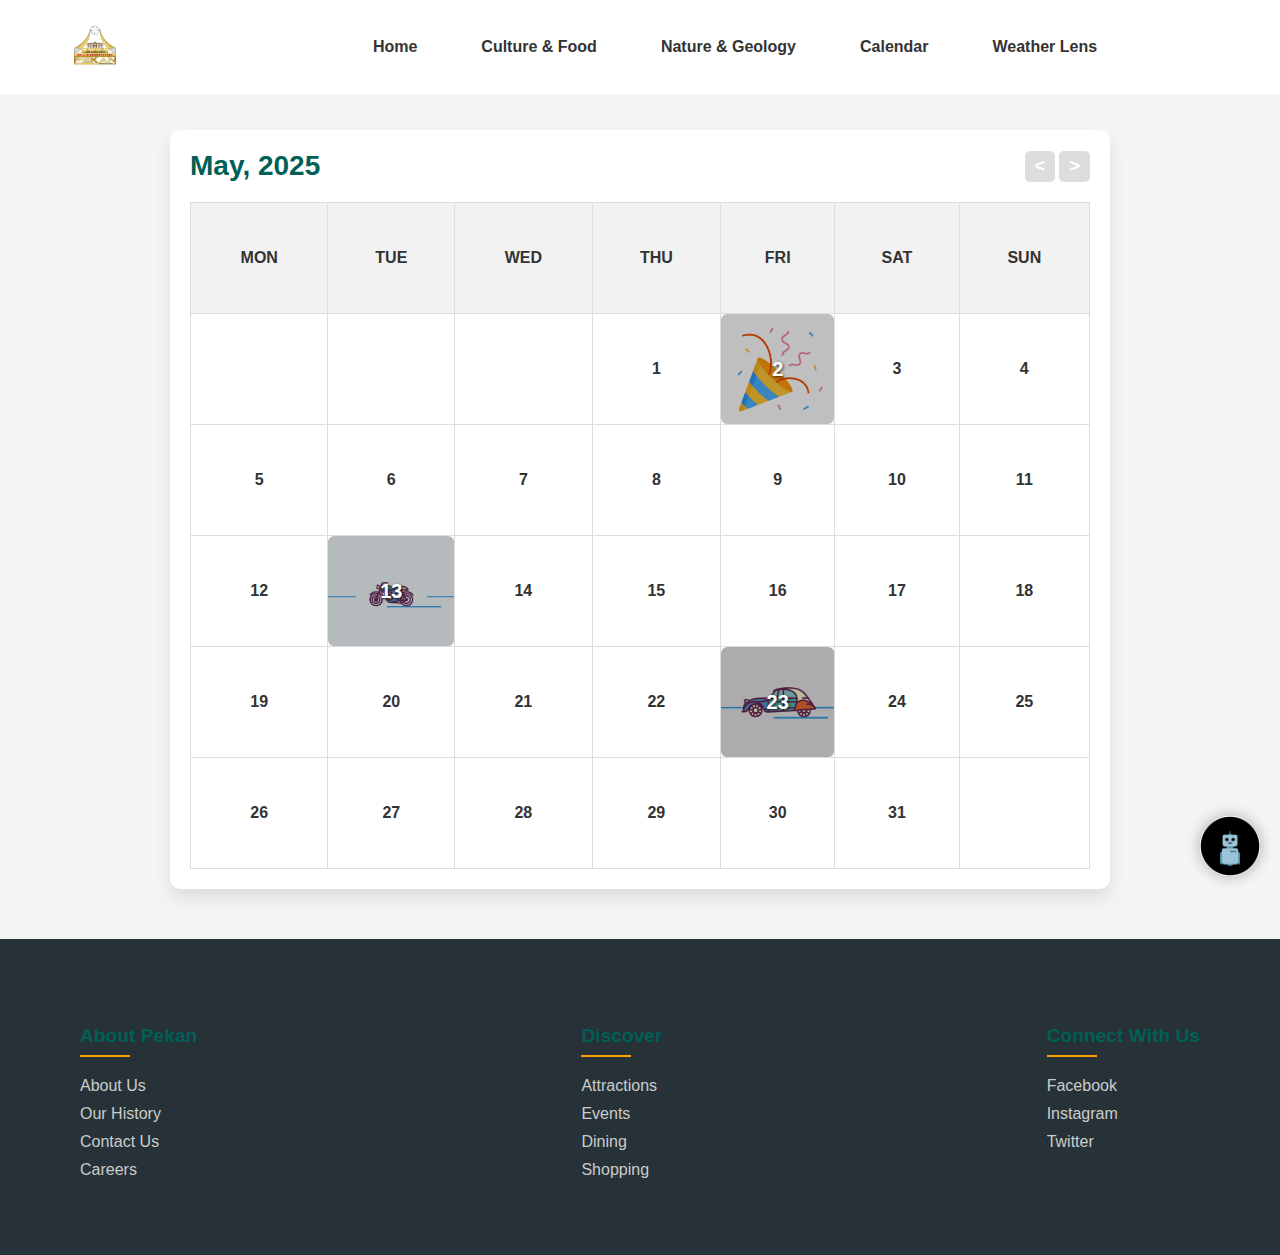
<file: calender.html>
<!DOCTYPE html>
<html lang="en">
<head>
  <meta charset="UTF-8">
  <title>Event Calendar – Explore Pekan</title>
  <link rel="stylesheet" href="./css/chatbot.css">
  <link rel="stylesheet" href="./css/calender.css">
  <link rel="stylesheet" href="./css/style.css">

  
</head>
<body>

<!-- Top Navbar -->
<div id="navbar"></div>
<!-- chat-->
<!-- Calendar Section -->
<div class="calendar-container">
  <div class="calendar-header">
    <h1>May, 2025</h1>
    <div class="nav-buttons">
      <button disabled>&lt;</button>
      <button disabled>&gt;</button>
    </div>
  </div>

  <table class="calendar-table">
    <thead>
      <tr>
        <th>MON</th>
        <th>TUE</th>
        <th>WED</th>
        <th>THU</th>
        <th>FRI</th>
        <th>SAT</th>
        <th>SUN</th>
      </tr>
    </thead>
    <tbody>
      <!-- Week 1 -->
      <tr>
        <td></td>
        <td></td>
        <td></td>
        <td>1</td>
  <td class="event-day eid" 
    data-title="Eid Festival" 
    data-description="Join the Eid celebration at Pekan Mosque with traditional food, performances, and prayer."
    data-location="Pekan Grand Mosque">
  <span class="date-number">2</span>
</td>

        <td>3</td>
        <td>4</td>
      </tr>
      <!-- Week 2 -->
      <tr>
        <td>5</td>
        <td>6</td>
        <td>7</td>
        <td>8</td>
        <td>9</td>
        <td>10</td>
        <td>11</td>
      </tr>
      <!-- Week 3 -->
      <tr>
        <td>12</td>
        <td class="event-day race" 
    data-title="Bike Racing Competition" 
    data-description="Watch local racers compete along the riverside highway. Food trucks and stalls available!"
    data-location="Pekan Riverside Track">
  <span class="date-number">13</span>
</td>
        <td>14</td>
        <td>15</td>
        <td>16</td>
        <td>17</td>
        <td>18</td>
      </tr>
      <!-- Week 4 -->
      <tr>
        <td>19</td>
        <td>20</td>
        <td>21</td>
        <td>22</td>
<td class="event-day car" 
    data-title="Car Meet-up" 
    data-description="See classic and custom cars from across Malaysia! Photography, food & car mods on display."
    data-location="Pekan Stadium Parking">
  <span class="date-number">23</span>
</td>


        <td>24</td>
        <td>25</td>
      </tr>
      <!-- Week 5 -->
      <tr>
        <td>26</td>
        <td>27</td>
        <td>28</td>
        <td>29</td>
        <td>30</td>
        <td>31</td>
        <td></td>
      </tr>
    </tbody>
  </table>
</div>

<!-- Tooltip for Event Info -->
<div id="event-tooltip" class="tooltip"></div>

<script>
  // Load navbar
  fetch("navbar.html")
    .then(res => res.text())
    .then(data => document.getElementById("navbar").innerHTML = data);
</script>
<script src="./js/calender.js"></script>
<!-- Footer -->
  <footer>
    <div class="footer-full">
      <div class="footer-content">
        <div class="footer-column">
          <h4>About Pekan</h4>
          <ul>
            <li><a href="#">About Us</a></li>
            <li><a href="#">Our History</a></li>
            <li><a href="#">Contact Us</a></li>
            <li><a href="#">Careers</a></li>
          </ul>
        </div>
        
        <div class="footer-column">
          <h4>Discover</h4>
          <ul>
            <li><a href="#">Attractions</a></li>
            <li><a href="#">Events</a></li>
            <li><a href="#">Dining</a></li>
            <li><a href="#">Shopping</a></li>
          </ul>
        </div>
  
        
        <div class="footer-column">
          <h4>Connect With Us</h4>
          <ul>
            <li><a href="#"><i class="fab fa-facebook"></i> Facebook</a></li>
            <li><a href="#"><i class="fab fa-instagram"></i> Instagram</a></li>
            <li><a href="#"><i class="fab fa-twitter"></i> Twitter</a></li>
        </ul>
        </div>
      </div>
    </div>
  </footer>

<!-- chatbot placeholder -->
<!-- Placeholder -->
<div id="chatbot-placeholder"></div>
 
  
<!-- Load chatbot HTML + JS -->
<script>
  fetch('chatbot.html')
    .then(res => res.text())
    .then(html => {
      document.getElementById('chatbot-placeholder').innerHTML = html;

      const script = document.createElement('script');
      script.src = './js/chatbot.js';
      script.onload = function () {
        if (typeof initializeChatbot === 'function') {
          initializeChatbot(); // ✅ This makes everything work
        }
      };
      document.body.appendChild(script);
    })
    .catch(err => console.error('Chatbot failed to load:', err));
</script>





</body>
</html>
</file>
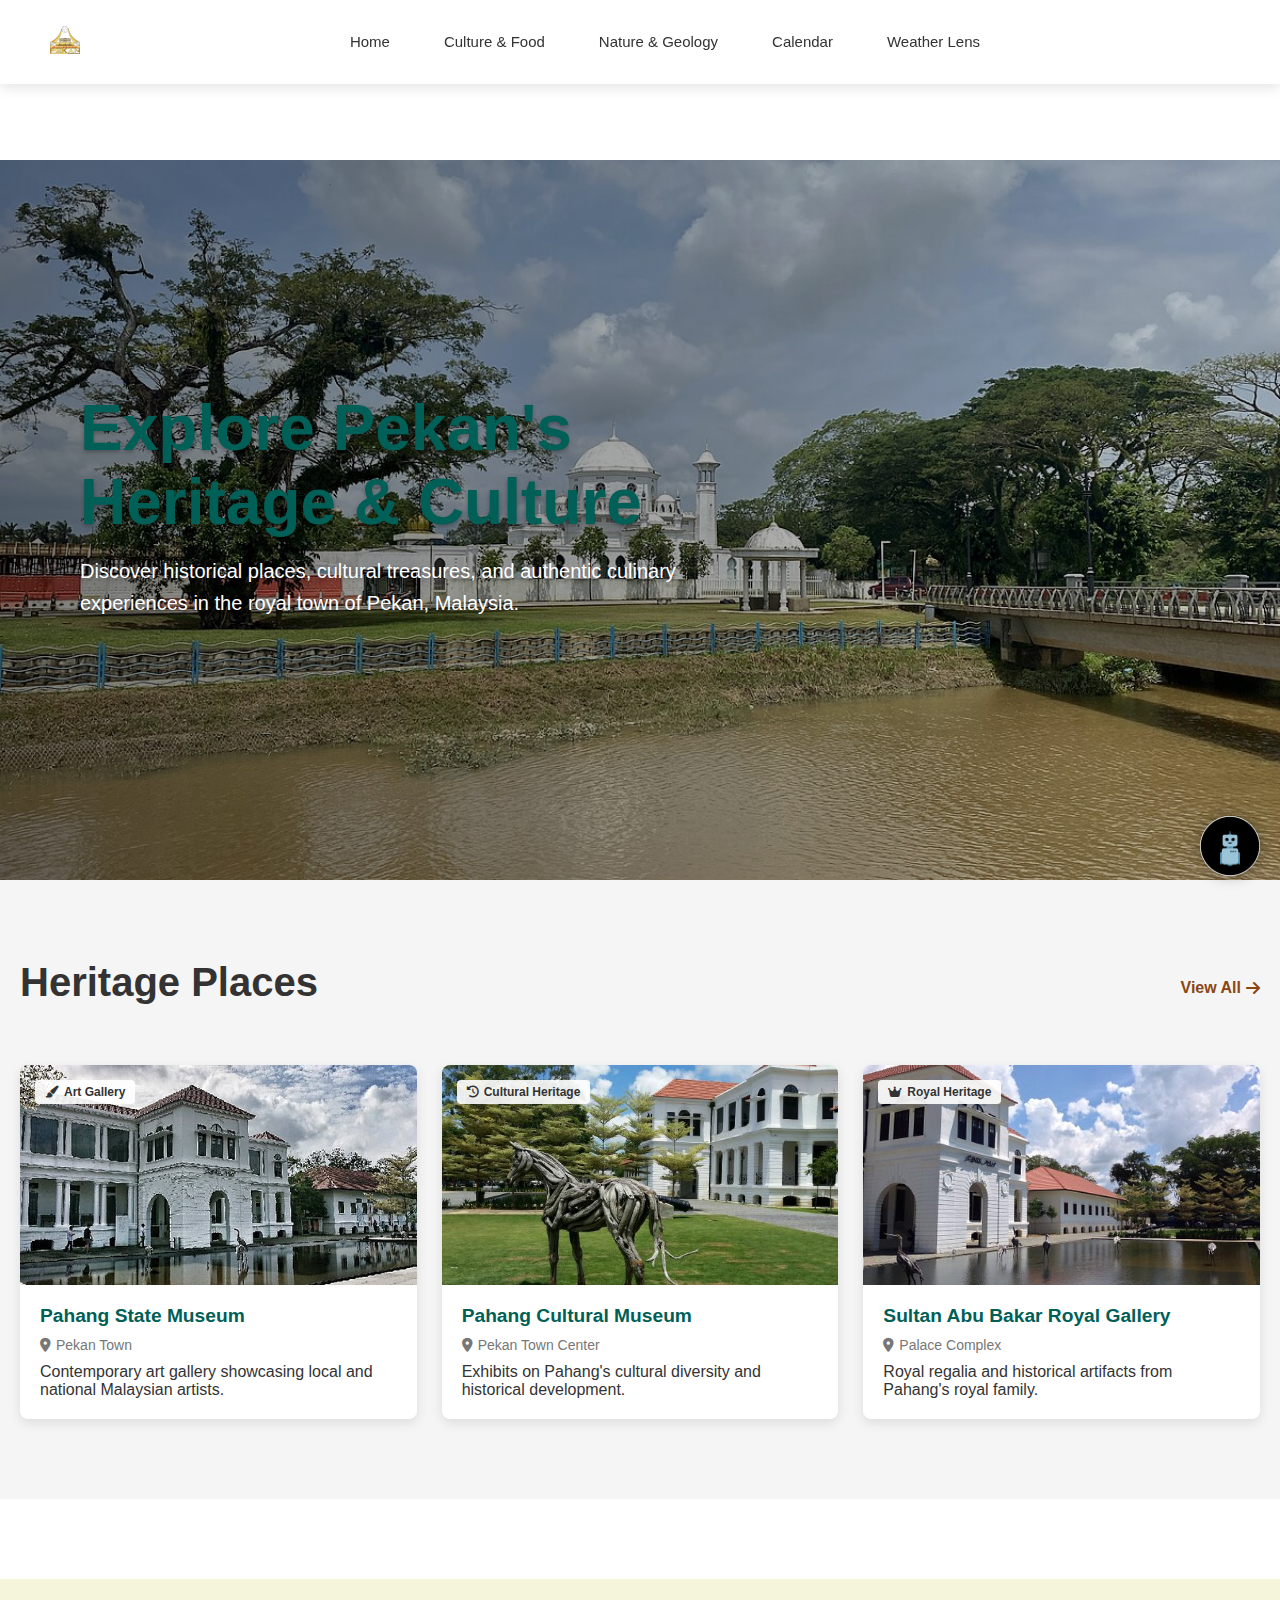
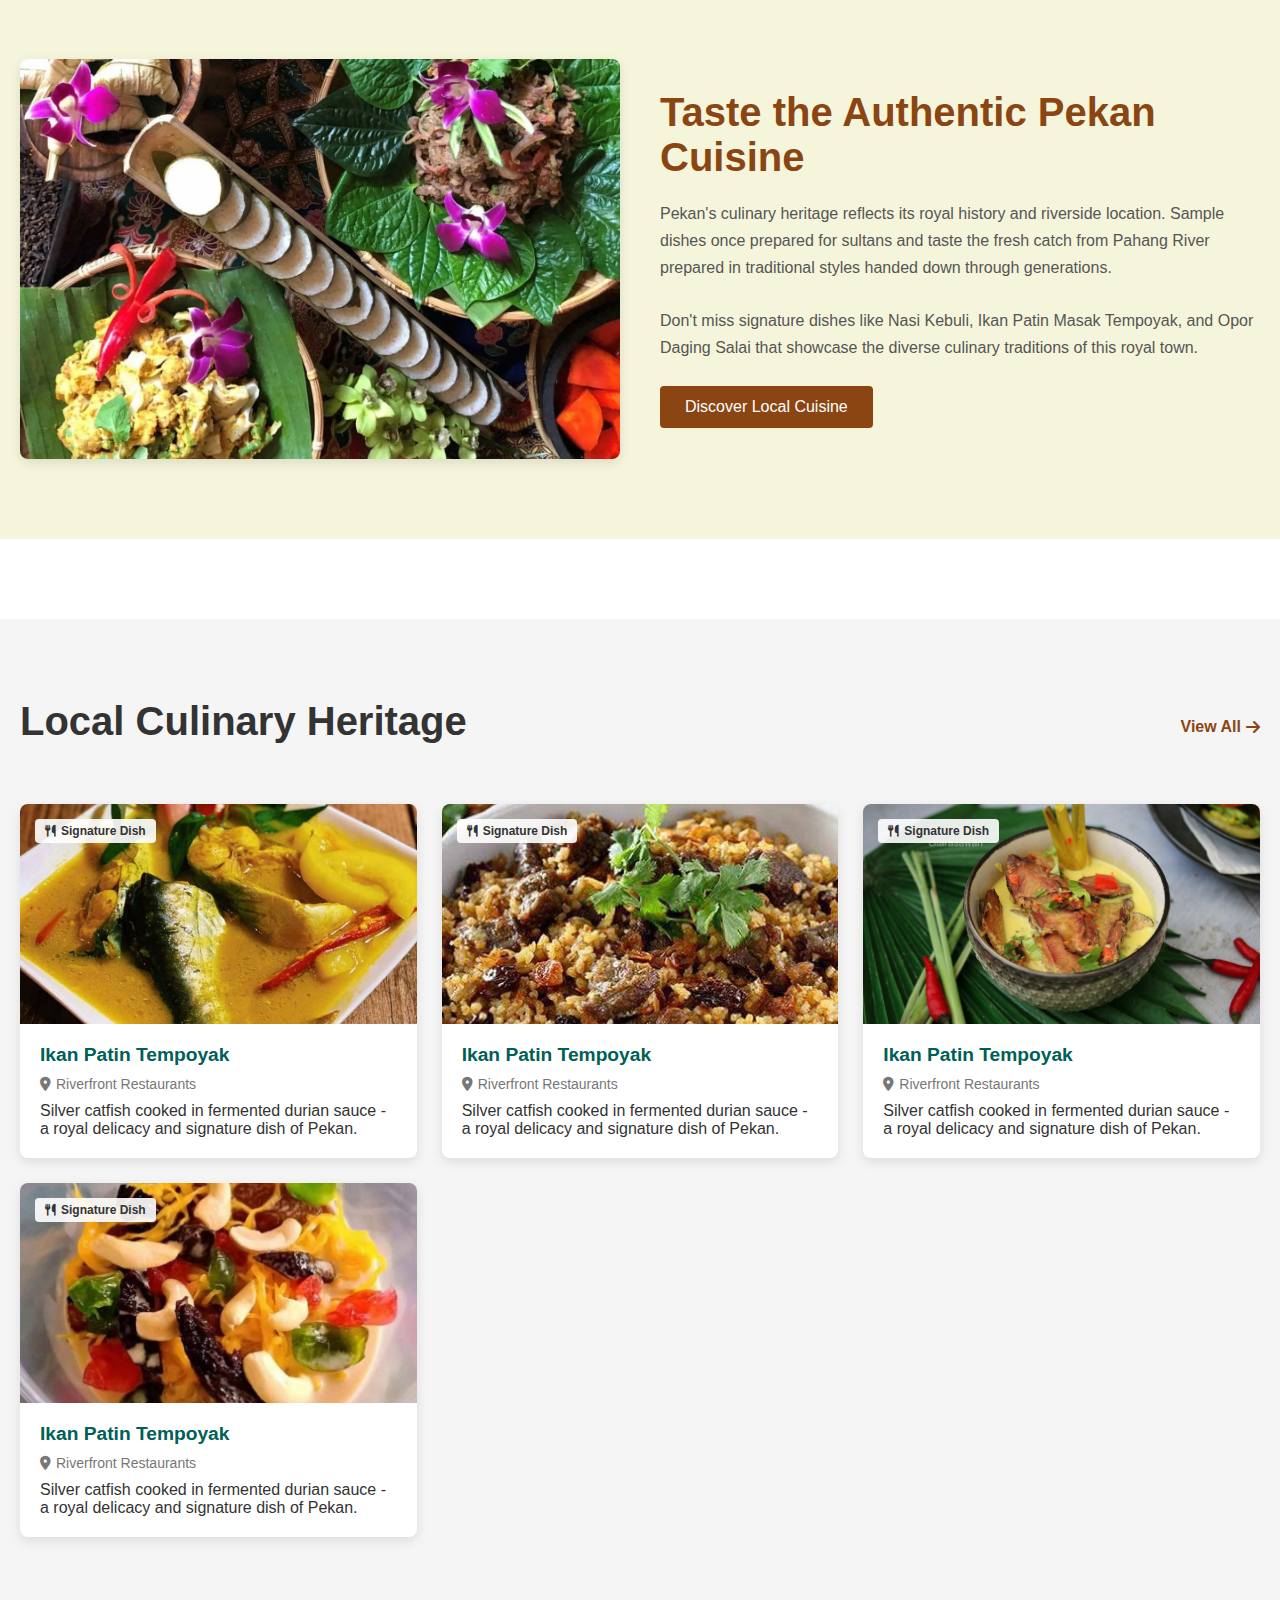
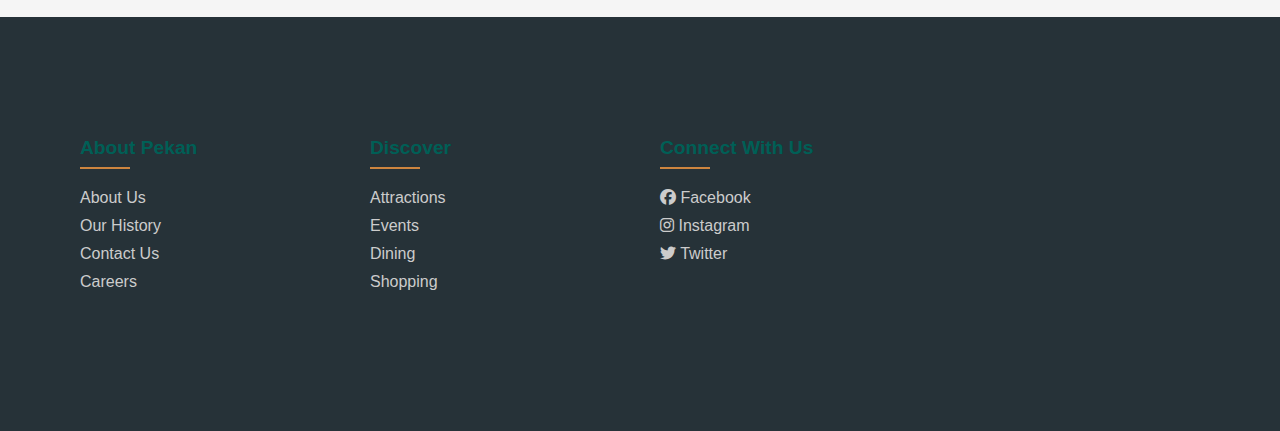
<file: cultureFood.html>
<!DOCTYPE html>
<html lang="en">
<head>
  <meta charset="UTF-8">
  <meta name="viewport" content="width=device-width, initial-scale=1.0">
  <title>Pekan Cultural Heritage Tourism</title>
   <link rel="stylesheet" href="./css/style.css">
   <link rel="stylesheet" href="./css/chatbot.css">
  <style>
    /* Base styles */
    :root {
      --primary-color: #8B4513;
      --secondary-color: #A0522D;
      --accent-color: #CD853F;
      --light-bg: #F5F5DC;
      --dark-text: #333;
      --light-text: #fff;
      --shadow: 0 4px 12px rgba(0,0,0,0.1);
      --card-radius: 8px;
      --transition: all 0.3s ease;
    }
    
    * {
      margin: 0;
      padding: 0;
      box-sizing: border-box;
      font-family: 'Segoe UI', Tahoma, Geneva, Verdana, sans-serif;
    }
    
    body {
      background-color: #fff;
      color: var(--dark-text);
      overflow-x: hidden;
    }

    /* Navigation */
    .navbar {
      position: fixed;
      top: 0;
      left: 0;
      width: 100%;
      z-index: 1000;
      background: rgba(255, 255, 255, 0.95);
      display: flex;
      align-items: center;
      justify-content: space-between;
      padding: 15px 40px;
      box-shadow: var(--shadow);
    }
    
    .logo {
      display: flex;
      align-items: center;
    }
    
    .logo img {
      height: 50px;
      width: auto;
      transition: var(--transition);
    }
    
    .nav-links {
      display: flex;
      gap: 30px;
      list-style: none;
    }
    
    .nav-links li a {
      text-decoration: none;
      color: var(--dark-text);
      font-weight: 500;
      font-size: 15px;
      transition: var(--transition);
      position: relative;
    }
    
    .nav-links li a:after {
      content: '';
      position: absolute;
      width: 0;
      height: 2px;
      background: var(--primary-color);
      bottom: -5px;
      left: 0;
      transition: var(--transition);
    }
    
    .nav-links li a:hover:after {
      width: 100%;
    }
    
    .nav-actions {
      display: flex;
      align-items: center;
      gap: 15px;
    }
    
    .login-btn {
      background-color: var(--primary-color);
      color: var(--light-text);
      padding: 8px 18px;
      border: none;
      border-radius: 4px;
      font-weight: 500;
      cursor: pointer;
      transition: var(--transition);
    }
    
    .login-btn:hover {
      background-color: var(--secondary-color);
    }

    /* Hero section */
    .hero {
      height: 80vh;
      background-size: cover;
      background-position: center;
      display: flex;
      align-items: center;
      justify-content: flex-start;
      padding: 0 80px;
      margin-top: 80px;
      position: relative;
    }
    
    .hero::before {
      content: '';
      position: absolute;
      top: 0;
      left: 0;
      right: 0;
      bottom: 0;
      background: linear-gradient(to right, rgba(0,0,0,0.5), rgba(0,0,0,0.2));
    }
    
    .hero-content {
      position: relative;
      z-index: 1;
      max-width: 700px;
      color: white;
    }
    
    .hero h1 {
      font-size: 4rem;
      font-weight: 800;
      margin-bottom: 16px;
      text-shadow: 0 2px 4px rgba(0,0,0,0.3);
    }
    
    .hero p {
      font-size: 1.25rem;
      margin-bottom: 30px;
      text-shadow: 0 2px 4px rgba(0,0,0,0.3);
      line-height: 1.6;
    }

    /* Main sections */
    .section {
      padding: 80px 0;
    }
    
    .container {
      max-width: 1300px;
      margin: 0 auto;
      padding: 0 20px;
    }
    
    .section-header {
      margin-bottom: 50px;
      position: relative;
      display: flex;
      justify-content: space-between;
      align-items: center;
    }
    
    .section-title {
      font-size: 2.5rem;
      font-weight: 800;
      color: var(--dark-text);
      margin-bottom: 10px;
    }
    
    .view-all {
      color: var(--primary-color);
      text-decoration: none;
      font-weight: 600;
      font-size: 1rem;
      transition: var(--transition);
      display: flex;
      align-items: center;
      gap: 5px;
    }
    
    .view-all:hover {
      color: var(--secondary-color);
    }

    /* Card grid */
    .card-grid {
      display: grid;
      grid-template-columns: repeat(auto-fill, minmax(300px, 1fr));
      gap: 25px;
    }
    
    .location-card {
      border-radius: var(--card-radius);
      overflow: hidden;
      box-shadow: var(--shadow);
      background: white;
      transition: var(--transition);
      height: 100%;
      position: relative;
    }
    
    .location-card:hover {
      transform: translateY(-5px);
      box-shadow: 0 12px 30px rgba(0,0,0,0.15);
    }
    
    .card-image {
      height: 220px;
      position: relative;
      overflow: hidden;
    }
    
    .card-image img {
      width: 100%;
      height: 100%;
      object-fit: cover;
      transition: var(--transition);
    }
    
    .location-card:hover .card-image img {
      transform: scale(1.05);
    }
    
    .card-badge {
      position: absolute;
      top: 15px;
      left: 15px;
      background-color: rgba(255,255,255,0.9);
      color: var(--dark-text);
      padding: 5px 10px;
      border-radius: 4px;
      font-size: 12px;
      font-weight: 600;
      display: flex;
      align-items: center;
      gap: 5px;
    }
    
    .card-content {
      padding: 20px;
    }
    
    .card-content h3 {
      font-size: 1.2rem;
      margin-bottom: 10px;
      font-weight: 600;
    }
    
    .card-meta {
      display: flex;
      gap: 15px;
      color: #777;
      font-size: 14px;
      margin-bottom: 10px;
    }
    
    .card-meta span {
      display: flex;
      align-items: center;
      gap: 5px;
    }

    /* Carousel */
    .carousel-container {
      position: relative;
    }
    
    .carousel {
      display: flex;
      overflow-x: auto;
      scroll-behavior: smooth;
      scrollbar-width: none;
      padding: 10px 0 30px;
      gap: 25px;
    }
    
    .carousel::-webkit-scrollbar {
      display: none;
    }
    
    .carousel-card {
      flex: 0 0 300px;
      position: relative;
    }
    
    .slide-btn {
      position: absolute;
      top: 50%;
      transform: translateY(-50%);
      background: white;
      border: none;
      width: 40px;
      height: 40px;
      border-radius: 50%;
      box-shadow: 0 4px 8px rgba(0,0,0,0.1);
      display: flex;
      align-items: center;
      justify-content: center;
      cursor: pointer;
      z-index: 10;
    }
    
    .slide-btn.prev {
      left: -20px;
    }
    
    .slide-btn.next {
      right: -20px;
    }

    /* Featured Experience */
    .featured-experience {
      background-color: var(--light-bg);
      padding: 80px 0;
      margin: 80px 0;
    }
    
    .experience-content {
      display: grid;
      grid-template-columns: 1fr 1fr;
      gap: 40px;
      align-items: center;
    }
    
    .experience-image {
      border-radius: var(--card-radius);
      overflow: hidden;
      box-shadow: var(--shadow);
      height: 400px;
    }
    
    .experience-image img {
      width: 100%;
      height: 100%;
      object-fit: cover;
    }
    
    .experience-text h2 {
      font-size: 2.5rem;
      margin-bottom: 20px;
      color: var(--primary-color);
    }
    
    .experience-text p {
      margin-bottom: 25px;
      line-height: 1.7;
      color: #555;
    }
    
    .experience-btn {
      background-color: var(--primary-color);
      color: white;
      padding: 12px 25px;
      border: none;
      border-radius: 4px;
      font-weight: 500;
      cursor: pointer;
      text-decoration: none;
      display: inline-block;
      transition: var(--transition);
    }
    
    .experience-btn:hover {
      background-color: var(--secondary-color);
      transform: translateY(-2px);
    }

    /* Footer */
    footer {
      background-color: #263238;
      color: white;
      padding: 60px 0 30px;
    }
    
    .footer-content {
      display: grid;
      grid-template-columns: repeat(4, 1fr);
      gap: 40px;
      margin-bottom: 40px;
    }
    
    .footer-column h4 {
      font-size: 1.2rem;
      margin-bottom: 20px;
      position: relative;
      padding-bottom: 10px;
    }
    
    .footer-column h4::after {
      content: '';
      position: absolute;
      bottom: 0;
      left: 0;
      width: 50px;
      height: 2px;
      background-color: var(--accent-color);
    }
    
    .footer-column ul {
      list-style: none;
    }
    
    .footer-column ul li {
      margin-bottom: 10px;
    }
    
    .footer-column ul li a {
      color: #ccc;
      text-decoration: none;
      transition: 0.3s;
    }
    
    .footer-column ul li a:hover {
      color: white;
      padding-left: 5px;
    }
    
    .footer-bottom {
      border-top: 1px solid rgba(255,255,255,0.1);
      padding-top: 30px;
      text-align: center;
      font-size: 14px;
      color: #999;
    }

    /* Responsive */
    @media (max-width: 1024px) {
      .hero {
        height: 60vh;
        padding: 0 40px;
      }
      
      .hero h1 {
        font-size: 3rem;
      }
      
      .experience-content {
        grid-template-columns: 1fr;
      }
      
      .footer-content {
        grid-template-columns: repeat(2, 1fr);
      }
    }
    
    @media (max-width: 768px) {
      .navbar {
        padding: 15px 20px;
      }
      
      .nav-links {
        display: none;
      }
      
      .hero {
        height: 50vh;
        padding: 0 20px;
      }
      
      .hero h1 {
        font-size: 2.5rem;
      }
      
      .section-title {
        font-size: 2rem;
      }
      
      .card-grid {
        grid-template-columns: 1fr;
      }
    }
  </style>
  <link rel="stylesheet" href="https://cdnjs.cloudflare.com/ajax/libs/font-awesome/6.1.1/css/all.min.css">
</head>
<body>
  
<div id="navbar"></div>
  <!-- Hero Section -->
  <section class="hero" style="background-image: url('./images/Pekan_13.jpg');">
    <div class="hero-content">
      <h1>Explore Pekan's Heritage & Culture</h1>
      <p>Discover historical places, cultural treasures, and authentic culinary experiences in the royal town of Pekan, Malaysia.</p>
    </div>
  </section>

  <!-- Heritage Places Section -->
  <section class="section">
    <div class="container">
      <div class="section-header">
        <h2 class="section-title">Heritage Places</h2>
        <a href="#" class="view-all">View All <i class="fas fa-arrow-right"></i></a>
      </div>
      
      <div class="card-grid">
    
        <!-- Carousel Card 1 -->
<a href="./museum.html" style="text-decoration: none; color: inherit;">
  <div class="location-card carousel-card">
    <div class="card-image">
      <img src="./images/dsc-1232-01-largejpg.jpg" alt="Sultan Abdullah Gallery">
      <div class="card-badge">
        <i class="fas fa-paint-brush"></i> Art Gallery
      </div>
    </div>
    <div class="card-content">
      <h3>Pahang State Museum</h3>
      <div class="card-meta">
        <span><i class="fas fa-map-marker-alt"></i> Pekan Town</span>
      </div>
      <p>Contemporary art gallery showcasing local and national Malaysian artists.</p>
    </div>
  </div>
</a>

<!-- Carousel Card 2 -->
<a href="./museum.html" style="text-decoration: none; color: inherit;">
  <div class="location-card carousel-card">
    <div class="card-image">
      <img src="./images/muzium-sultan-abu-bakar.jpg" alt="Pahang Cultural Museum">
      <div class="card-badge">
        <i class="fas fa-history"></i> Cultural Heritage
      </div>
    </div>
    <div class="card-content">
      <h3>Pahang Cultural Museum</h3>
      <div class="card-meta">
        <span><i class="fas fa-map-marker-alt"></i> Pekan Town Center</span>
      </div>
      <p>Exhibits on Pahang's cultural diversity and historical development.</p>
    </div>
  </div>
</a>

<!-- Carousel Card 3 -->
<a href="./museum.html" style="text-decoration: none; color: inherit;">
  <div class="location-card carousel-card">
    <div class="card-image">
      <img src="./images/in-front-of-museum.jpg" alt="Sultan Abu Bakar Royal Gallery">
      <div class="card-badge">
        <i class="fas fa-crown"></i> Royal Heritage
      </div>
    </div>
    <div class="card-content">
      <h3>Sultan Abu Bakar Royal Gallery</h3>
      <div class="card-meta">
        <span><i class="fas fa-map-marker-alt"></i> Palace Complex</span>
      </div>
      <p>Royal regalia and historical artifacts from Pahang's royal family.</p>
    </div>
  </div>
</a>

        </div>
      </div>
    </div>
  </section>

  <!-- Featured Experience -->
  <section class="featured-experience">
    <div class="container">
      <div class="experience-content">
        <div class="experience-image">
          <img src="./images/Royal-Pahang-Cuisine-min-1600x900.webp" alt="Traditional Pekan Food">
        </div>
        <div class="experience-text">
          <h2>Taste the Authentic Pekan Cuisine</h2>
          <p>Pekan's culinary heritage reflects its royal history and riverside location. Sample dishes once prepared for sultans and taste the fresh catch from Pahang River prepared in traditional styles handed down through generations.</p>
          <p>Don't miss signature dishes like Nasi Kebuli, Ikan Patin Masak Tempoyak, and Opor Daging Salai that showcase the diverse culinary traditions of this royal town.</p>
          <a href="#" class="experience-btn">Discover Local Cuisine</a>
        </div>
      </div>
    </div>
  </section>

  <!-- Local Food Section -->
  <section class="section">
    <div class="container">
      <div class="section-header">
        <h2 class="section-title">Local Culinary Heritage</h2>
        <a href="#" class="view-all">View All <i class="fas fa-arrow-right"></i></a>
      </div>
      
      <div class="card-grid">
        <!-- Card 1 -->
        <a href="./food.html" style="text-decoration: none; color: inherit;">
          <div class="location-card">
            <div class="card-image">
              <img src="./images/resepi-ikan-patin-masak-tempoyak.jpg" alt="Ikan Patin Tempoyak">
              <div class="card-badge">
                <i class="fas fa-utensils"></i> Signature Dish
              </div>
            </div>
            <div class="card-content">
              <h3>Ikan Patin Tempoyak</h3>
              <div class="card-meta">
                <span><i class="fas fa-map-marker-alt"></i> Riverfront Restaurants</span>
              </div>
              <p>Silver catfish cooked in fermented durian sauce - a royal delicacy and signature dish of Pekan.</p>
            </div>
          </div>
        </a>
        
        
        <!-- Card 2 -->
        <a href="./food.html" style="text-decoration: none; color: inherit;">
          <div class="location-card">
            <div class="card-image">
            <img src="./images/nasi-kebuli-400x375.jpg" alt="Nasi Kebuli">
            <div class="card-badge">
              <i class="fas fa-utensils"></i> Signature Dish
            </div>
          </div>
          <div class="card-content">
            <h3>Ikan Patin Tempoyak</h3>
            <div class="card-meta">
              <span><i class="fas fa-map-marker-alt"></i> Riverfront Restaurants</span>
            </div>
            <p>Silver catfish cooked in fermented durian sauce - a royal delicacy and signature dish of Pekan.</p>
          </div>
        </div>
      </a>
        
        <!-- Card 3 -->
        <a href="./food.html" style="text-decoration: none; color: inherit;">
          <div class="location-card">
            <div class="card-image">
            <img src="./images/aIMG_3229.jpg" alt="Opor Daging Salai">
            <div class="card-badge">
              <i class="fas fa-utensils"></i> Signature Dish
            </div>
          </div>
          <div class="card-content">
            <h3>Ikan Patin Tempoyak</h3>
            <div class="card-meta">
              <span><i class="fas fa-map-marker-alt"></i> Riverfront Restaurants</span>
            </div>
            <p>Silver catfish cooked in fermented durian sauce - a royal delicacy and signature dish of Pekan.</p>
          </div>
        </div>
      </a>
        
        <!-- Card 4 -->
        <a href="./food.html" style="text-decoration: none; color: inherit;">
          <div class="location-card">
            <div class="card-image">
            <img src="./images/23310.jpg" alt="Puding Diraja">
            <div class="card-badge">
              <i class="fas fa-utensils"></i> Signature Dish
            </div>
          </div>
          <div class="card-content">
            <h3>Ikan Patin Tempoyak</h3>
            <div class="card-meta">
              <span><i class="fas fa-map-marker-alt"></i> Riverfront Restaurants</span>
            </div>
            <p>Silver catfish cooked in fermented durian sauce - a royal delicacy and signature dish of Pekan.</p>
          </div>
        </div>
      </a>
      </div>
    </div>
  </section>

   
  <!-- Footer -->
  <footer>
    <div class="footer-full">
      <div class="footer-content">
        <div class="footer-column">
          <h4>About Pekan</h4>
          <ul>
            <li><a href="#">About Us</a></li>
            <li><a href="#">Our History</a></li>
            <li><a href="#">Contact Us</a></li>
            <li><a href="#">Careers</a></li>
          </ul>
        </div>
        
        <div class="footer-column">
          <h4>Discover</h4>
          <ul>
            <li><a href="#">Attractions</a></li>
            <li><a href="#">Events</a></li>
            <li><a href="#">Dining</a></li>
            <li><a href="#">Shopping</a></li>
          </ul>
        </div>
  
        
        <div class="footer-column">
          <h4>Connect With Us</h4>
          <ul>
            <li><a href="#"><i class="fab fa-facebook"></i> Facebook</a></li>
            <li><a href="#"><i class="fab fa-instagram"></i> Instagram</a></li>
            <li><a href="#"><i class="fab fa-twitter"></i> Twitter</a></li>
        </ul>
        </div>
      </div>
    </div>
  </footer>


  <script>
    // Carousel functionality
    document.addEventListener('DOMContentLoaded', function() {
      const carousel = document.querySelector('.carousel');
      const prevBtn = document.querySelector('.slide-btn.prev');
      const nextBtn = document.querySelector('.slide-btn.next');
      const cardWidth = 325; // card width + gap
      
      prevBtn.addEventListener('click', () => {
        carousel.scrollBy({ left: -cardWidth, behavior: 'smooth' });
      });
      
      nextBtn.addEventListener('click', () => {
        carousel.scrollBy({ left: cardWidth, behavior: 'smooth' });
      });
    });
  </script>

<script>
  // Load navbar
  fetch("navbar.html")
    .then(res => res.text())
    .then(data => document.getElementById("navbar").innerHTML = data);
</script>
 
<!-- Placeholder -->
<div id="chatbot-placeholder"></div>

<!-- Load chatbot HTML + JS -->
<script>
  fetch('chatbot.html')
    .then(res => res.text())
    .then(html => {
      document.getElementById('chatbot-placeholder').innerHTML = html;

      const script = document.createElement('script');
      script.src = './js/chatbot.js';
      script.onload = function () {
        if (typeof initializeChatbot === 'function') {
          initializeChatbot(); 
        }
      };
      document.body.appendChild(script);
    })
    .catch(err => console.error('Chatbot failed to load:', err));
</script>
</body>
</html>
</file>
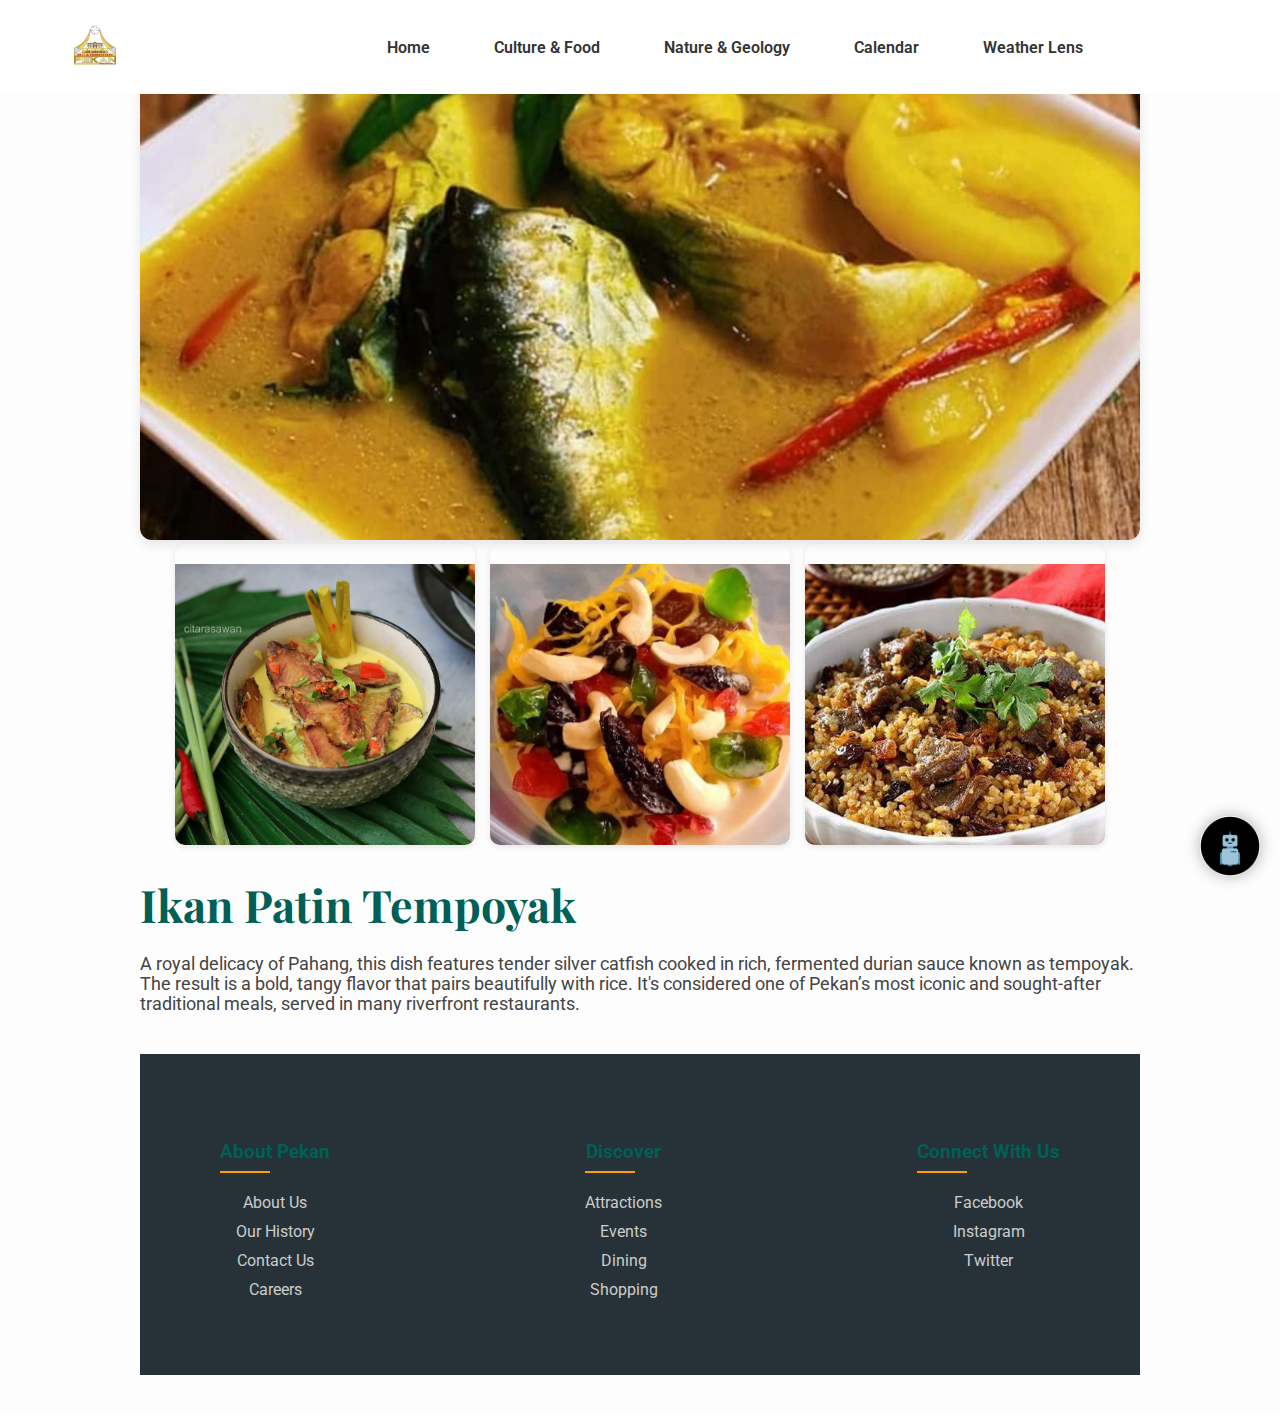
<file: food.html>
<!DOCTYPE html>
<html lang="en">
<head>
  <meta charset="UTF-8" />
  <meta name="viewport" content="width=device-width, initial-scale=1.0"/>
  <link rel="stylesheet" href="./css/style.css">
  <link rel="stylesheet" href="./css/chatbot.css">
  <title>Ikan Patin Tempoyak</title>
  <link href="https://fonts.googleapis.com/css2?family=Playfair+Display:wght@600&family=Roboto&display=swap" rel="stylesheet">
  <style>
    body {
      margin: 0;
      padding: 40px 20px;
      font-family: 'Roboto', sans-serif;
      background-color: #fdfdfd;
      color: #333;
    }

    .container {
      max-width: 1000px;
      margin: auto;
      text-align: center;
    }

    h1 {
      font-family: 'Playfair Display', serif;
      font-size: 2.8rem;
      margin-bottom: 20px;
    }

    .main-img {
      width: 100%;
      max-height: 500px;
      object-fit: cover;
      border-radius: 12px;
      box-shadow: 0 4px 12px rgba(0, 0, 0, 0.1);
    }

    .description {
      margin: 10px 0 40px;
      font-size: 1.1rem;
      color: #444;
      text-align: left;
    }

    .tit {
      text-align: left;
    }

    .gallery {
      display: flex;
      justify-content: center;
      gap: 15px;
      flex-wrap: wrap;
    }

    .gallery img {
      width: 30%;
      padding-top: 20px;
      border-radius: 10px;
      box-shadow: 0 2px 6px rgba(0, 0, 0, 0.1);
      object-fit: cover;
    }

    @media (max-width: 768px) {
      .gallery img {
        width: 100%;
      }
    }

    .back-btn {
      display: inline-block;
      margin-top: 20px;
      background-color: #8B4513;
      color: #fff;
      padding: 12px 24px;
      border: none;
      text-decoration: none;
      border-radius: 6px;
      font-weight: bold;
      transition: background 0.3s ease;
    }

    .back-btn:hover {
      background-color: #A0522D;
    }
  </style>
</head>
<body>
        <!-- Top Navigation -->
  <div id="navbar"></div>
  <div class="container">
   
    <img src="./images/food1.jpg" alt="Ikan Patin Tempoyak" class="main-img" />

    <div class="gallery">
      <img src="./images/food2.jpg" alt="Nasi Kebuli" />
      <img src="./images/food3.jpg" alt="Opor Daging Salai" />
      <img src="./images/food4.jpg" alt="Puding Diraja" />
    </div>

    <h1 class="tit">Ikan Patin Tempoyak</h1>
    <p class="description">
      A royal delicacy of Pahang, this dish features tender silver catfish cooked in rich, fermented durian sauce known as tempoyak. The result is a bold, tangy flavor that pairs beautifully with rice. It's considered one of Pekan’s most iconic and sought-after traditional meals, served in many riverfront restaurants.
    </p>

  
  <script>
  // Load navbar
  fetch("navbar.html")
    .then(res => res.text())
    .then(data => document.getElementById("navbar").innerHTML = data);
</script>

  <!-- Footer -->
  <footer>
    <div class="footer-full">
      <div class="footer-content">
        <div class="footer-column">
          <h4>About Pekan</h4>
          <ul>
            <li><a href="#">About Us</a></li>
            <li><a href="#">Our History</a></li>
            <li><a href="#">Contact Us</a></li>
            <li><a href="#">Careers</a></li>
          </ul>
        </div>
        
        <div class="footer-column">
          <h4>Discover</h4>
          <ul>
            <li><a href="#">Attractions</a></li>
            <li><a href="#">Events</a></li>
            <li><a href="#">Dining</a></li>
            <li><a href="#">Shopping</a></li>
          </ul>
        </div>
  
        
        <div class="footer-column">
          <h4>Connect With Us</h4>
          <ul>
            <li><a href="#"><i class="fab fa-facebook"></i> Facebook</a></li>
            <li><a href="#"><i class="fab fa-instagram"></i> Instagram</a></li>
            <li><a href="#"><i class="fab fa-twitter"></i> Twitter</a></li>
        </ul>
        </div>
      </div>
    </div>
  </footer>

<!-- Placeholder -->
<div id="chatbot-placeholder"></div>
 
<!-- Load chatbot HTML + JS -->
<script>
  fetch('chatbot.html')
    .then(res => res.text())
    .then(html => {
      document.getElementById('chatbot-placeholder').innerHTML = html;

      const script = document.createElement('script');
      script.src = './js/chatbot.js';
      script.onload = function () {
        if (typeof initializeChatbot === 'function') {
          initializeChatbot(); // ✅ This makes everything work
        }
      };
      document.body.appendChild(script);
    })
    .catch(err => console.error('Chatbot failed to load:', err));
</script>

</body>
</html>
</file>
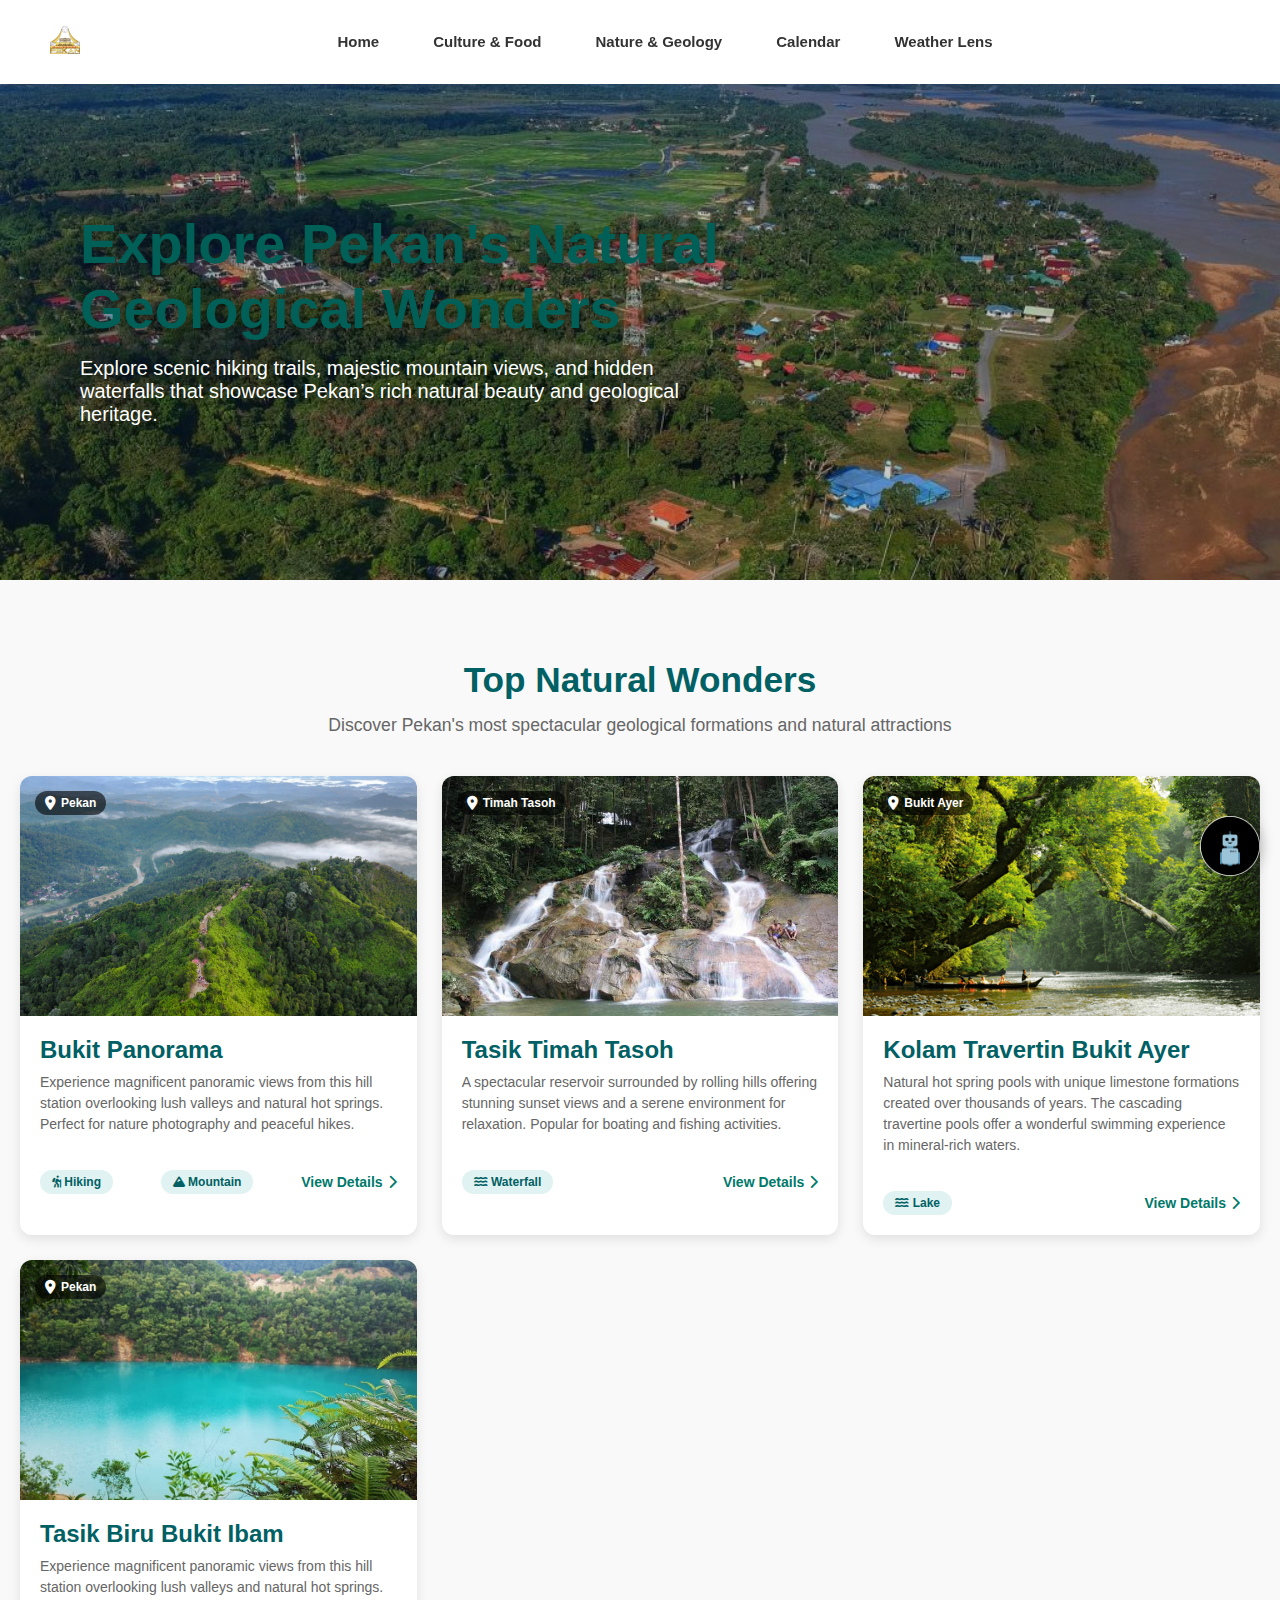
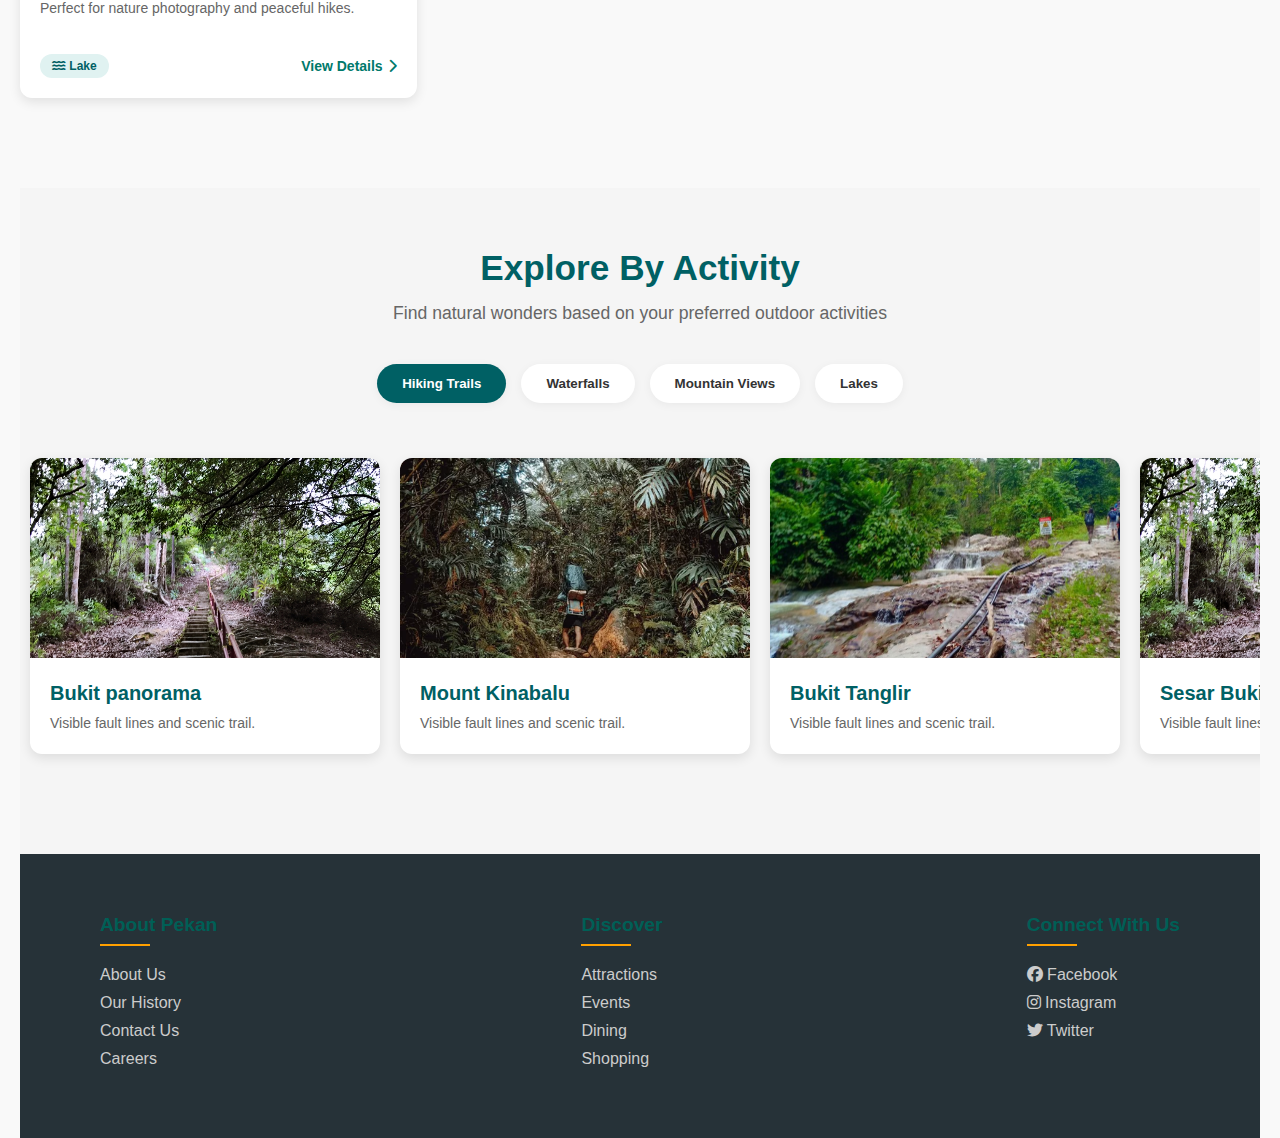
<file: Geology.html>
<!DOCTYPE html>
<html lang="en">
<head>
  <meta charset="UTF-8">
  <meta name="viewport" content="width=device-width, initial-scale=1.0">
   <link rel="stylesheet" href="./css/style.css">
   <link rel="stylesheet" href="./css/chatbot.css">
  <title>Nature & Geology Wonders - Explore Pekan</title>
  <style>
    /* Base styles */
    :root {
      --primary-color: #006064;
      --secondary-color: #00796b;
      --accent-color: #ffa000;
      --light-bg: #f5f5f5;
      --dark-text: #333;
      --light-text: #fff;
      --shadow: 0 4px 12px rgba(0,0,0,0.1);
      --card-radius: 12px;
      --transition: all 0.3s ease;
    }
    
    * {
      margin: 0;
      padding: 0;
      box-sizing: border-box;
      font-family: 'Segoe UI', Tahoma, Geneva, Verdana, sans-serif;
    }
    
    body {
      background-color: #f9f9f9;
      color: var(--dark-text);
      padding-top: 80px;
      overflow-x: hidden;
    }

    /* Navigation */
    .navbar {
      position: fixed;
      top: 0;
      left: 0;
      width: 100%;
      z-index: 1000;
      background: #fff;
      display: flex;
      align-items: center;
      justify-content: space-between;
      padding: 15px 40px;
      box-shadow: var(--shadow);
    }
    
    .logo {
      display: flex;
      align-items: center;
    }
    
    .logo img {
      height: 50px;
      width: auto;
      transition: var(--transition);
    }
    
    .nav-links {
      display: flex;
      gap: 30px;
      list-style: none;
    }
    
    .nav-links li a {
      text-decoration: none;
      color: var(--dark-text);
      font-weight: 600;
      font-size: 15px;
      transition: var(--transition);
    }
    
    .nav-links li a:hover {
      color: var(--primary-color);
    }
    
    .nav-actions {
      display: flex;
      align-items: center;
      gap: 15px;
    }
    
    .login-btn {
      background-color: var(--primary-color);
      color: var(--light-text);
      padding: 8px 18px;
      border: none;
      border-radius: 6px;
      font-weight: bold;
      cursor: pointer;
      transition: var(--transition);
    }
    
    .login-btn:hover {
      background-color: var(--secondary-color);
      transform: translateY(-2px);
    }

    /* Hero section */
    .hero {
      height: 500px;
      background-image: linear-gradient(rgba(0, 0, 0, 0.4), rgba(0, 0, 0, 0.4)), url('/api/placeholder/1200/500');
      background-size: cover;
      background-position: center;
      color: white;
      display: flex;
      flex-direction: column;
      justify-content: center;
      padding: 0 80px;
      position: relative;
      margin-bottom: 40px;
    }
    
    .hero h1 {
      font-size: 3.5rem;
      font-weight: 800;
      margin-bottom: 16px;
      text-shadow: 0 2px 10px rgba(0,0,0,0.3);
      max-width: 800px;
    }
    
    .hero p {
      font-size: 1.25rem;
      max-width: 600px;
      margin-bottom: 24px;
      text-shadow: 0 2px 10px rgba(0,0,0,0.3);
    }
    
    .explore-btn {
      background-color: var(--accent-color);
      color: var(--dark-text);
      padding: 12px 28px;
      border: none;
      border-radius: 30px;
      font-weight: bold;
      font-size: 16px;
      cursor: pointer;
      display: inline-flex;
      align-items: center;
      gap: 8px;
      transition: var(--transition);
      box-shadow: 0 4px 15px rgba(0,0,0,0.15);
    }
    
    .explore-btn:hover {
      transform: translateY(-3px);
      box-shadow: 0 6px 20px rgba(0,0,0,0.2);
    }

    /* Main content */
    .container {
      max-width: 1700px;
      margin: 0 auto;
      padding: 0 20px;
    }

    .container-btm{
      max-width: 100%;
      margin: 0 auto;
      padding: 0 20px;
    }
    
    .section-title {
      text-align: center;
      font-size: 2.2rem;
      margin-bottom: 15px;
      color: var(--primary-color);
    }
    
    .section-subtitle {
      text-align: center;
      font-size: 1.1rem;
      color: #666;
      margin-bottom: 40px;
      max-width: 700px;
      margin-left: auto;
      margin-right: auto;
    }

    /* Featured attractions */
    .featured-attractions {
      padding: 40px 0;
    }
    
    .card-grid {
      display: grid;
      grid-template-columns: repeat(auto-fill, minmax(380px, 1fr));
      gap: 25px;
      margin-bottom: 50px;
    }
    
    .attraction-card {
      border-radius: var(--card-radius);
      overflow: hidden;
      box-shadow: var(--shadow);
      background: white;
      transition: var(--transition);
      height: 100%;
    }
    
    .attraction-card:hover {
      transform: translateY(-6px);
      box-shadow: 0 12px 30px rgba(0,0,0,0.15);
    }
    
    .card-image {
      height: 240px;
      position: relative;
      overflow: hidden;
    }
    
    .card-image img {
      width: 100%;
      height: 100%;
      object-fit: cover;
      transition: var(--transition);
    }
    
    .attraction-card:hover .card-image img {
      transform: scale(1.05);
    }
    
    .location-badge {
      position: absolute;
      top: 15px;
      left: 15px;
      background-color: rgba(0,0,0,0.6);
      color: white;
      padding: 5px 10px;
      border-radius: 20px;
      font-size: 12px;
      font-weight: 600;
      display: flex;
      align-items: center;
      gap: 5px;
    }
    
    .location-badge i {
      font-size: 14px;
    }
    
    .card-content {
      padding: 20px;
    }
    
    .card-content h3 {
      font-size: 1.5rem;
      margin-bottom: 8px;
      color: var(--primary-color);
    }
    
    .card-content p {
      color: #666;
      font-size: 14px;
      line-height: 1.5;
      margin-bottom: 15px;
    }
    
    .card-footer {
      display: flex;
      justify-content: space-between;
      align-items: center;
      padding: 0 20px 20px;
    }
    
    .activity-tag {
      background-color: #e0f2f1;
      color: var(--primary-color);
      padding: 5px 12px;
      border-radius: 20px;
      font-size: 12px;
      font-weight: 600;
    }
    
    .more-link {
      color: var(--secondary-color);
      font-weight: 600;
      text-decoration: none;
      font-size: 14px;
      transition: var(--transition);
      display: flex;
      align-items: center;
      gap: 5px;
    }
    
    .more-link:hover {
      color: var(--primary-color);
    }

    /* Categories section */
    .categories-section {
      padding: 60px 0;
      background-color: var(--light-bg);
    }
    
    .category-tabs {
      display: flex;
      justify-content: center;
      gap: 15px;
      margin-bottom: 35px;
      flex-wrap: wrap;
    }
    
    .category-tab {
      background-color: white;
      color: var(--dark-text);
      border: none;
      padding: 12px 25px;
      border-radius: 30px;
      font-weight: 600;
      cursor: pointer;
      transition: var(--transition);
      box-shadow: 0 2px 10px rgba(0,0,0,0.05);
      display: flex;
      align-items: center;
      gap: 8px;
    }
    
    .category-tab.active {
      background-color: var(--primary-color);
      color: white;
    }
    
    .category-tab:hover {
      transform: translateY(-3px);
      box-shadow: 0 5px 15px rgba(0,0,0,0.08);
    }
    
    .category-tab i {
      font-size: 18px;
    }

    /* Scrollable cards */
    .scroll-container {
      width: 100%;
      overflow-x: auto;
      padding: 10px 0 30px;
      scrollbar-width: thin;
      scrollbar-color: #ccc #f5f5f5;
    }
    
    .scroll-container::-webkit-scrollbar {
      height: 8px;
    }
    
    .scroll-container::-webkit-scrollbar-track {
      background: #f5f5f5;
      border-radius: 10px;
    }
    
    .scroll-container::-webkit-scrollbar-thumb {
      background-color: #ccc;
      border-radius: 10px;
    }
    
    .scroll-cards {
      display: flex;
      gap: 20px;
      padding: 10px;
    }
    
    .scroll-card {
      flex: 0 0 350px;
      border-radius: var(--card-radius);
      overflow: hidden;
      box-shadow: var(--shadow);
      background-color: white;
      transition: var(--transition);
      position: relative;
      text-decoration: none;
    }
    
    .scroll-card:hover {
      transform: translateY(-5px) scale(1.01);
      box-shadow: 0 15px 30px rgba(0,0,0,0.1);
    }
    
    .scroll-card img {
      width: 100%;
      height: 200px;
      object-fit: cover;
    }
    
    .scroll-card-content {
      padding: 20px;
      text-decoration: none;

    }


.scroll-card-content a {
  text-decoration: none;
  color: inherit;
}

    
    .scroll-card-content h4 {
      font-size: 1.25rem;
      margin-bottom: 8px;
      color: var(--primary-color);
      text-decoration: none;

    }
    
    .scroll-card-content p {
      color: #666;
      font-size: 14px;
      line-height: 1.5;
      text-decoration: none;

    }

    /* Map section */
    .map-section {
      padding: 60px 0;
    }
    
    .map-container {
      height: 500px;
      border-radius: var(--card-radius);
      overflow: hidden;
      box-shadow: var(--shadow);
      margin-top: 30px;
    }
    
    /* Call to action */
    .cta-section {
      background-image: linear-gradient(to right, rgba(0, 96, 100, 0.9), rgba(0, 121, 107, 0.9)), url('/api/placeholder/1200/400');
      background-size: cover;
      background-position: center;
      color: white;
      padding: 80px 0;
      text-align: center;
      margin-top: 60px;
    }
    
    .cta-content {
      max-width: 700px;
      margin: 0 auto;
    }
    
    .cta-content h2 {
      font-size: 2.5rem;
      margin-bottom: 15px;
    }
    
    .cta-content p {
      font-size: 1.1rem;
      margin-bottom: 30px;
      opacity: 0.9;
    }
    
    .cta-buttons {
      display: flex;
      gap: 15px;
      justify-content: center;
      flex-wrap: wrap;
    }
    
    .cta-btn {
      padding: 12px 30px;
      border-radius: 30px;
      font-weight: 600;
      font-size: 16px;
      cursor: pointer;
      transition: var(--transition);
    }
    
    .cta-btn.primary {
      background-color: var(--accent-color);
      color: var(--dark-text);
      border: none;
    }
    
    .cta-btn.secondary {
      background-color: transparent;
      color: white;
      border: 2px solid white;
    }
    
    .cta-btn:hover {
      transform: translateY(-3px);
      box-shadow: 0 8px 20px rgba(0,0,0,0.2);
    }

    /* Footer */
  
    
    .footer-full {
  width: 100%;
  margin: 0;
  padding: 0;
}

.footer-content {
  display: flex;
  justify-content: space-between;
  padding: 60px 80px;
  background-color: #263238;
  color: white;
}

.footer-column h4 {
  font-size: 1.2rem;
  margin-bottom: 20px;
  position: relative;
  padding-bottom: 10px;
}

.footer-column h4::after {
  content: '';
  position: absolute;
  bottom: 0;
  left: 0;
  width: 50px;
  height: 2px;
  background-color: #ffa000;
}

.footer-column ul {
  list-style: none;
  padding: 0;
}

.footer-column ul li {
  margin-bottom: 10px;
}

.footer-column ul li a {
  color: #ccc;
  text-decoration: none;
  transition: 0.3s;
}

.footer-column ul li a:hover {
  color: white;
  padding-left: 5px;
}



    /* Responsive adjustments */
    @media (max-width: 1024px) {
      .hero {
        height: 400px;
        padding: 0 40px;
      }
      
      .hero h1 {
        font-size: 2.5rem;
      }
      
      .card-grid {
        grid-template-columns: repeat(auto-fill, minmax(300px, 1fr));
      }
    }
    
    @media (max-width: 768px) {
      .navbar {
        padding: 15px 20px;
      }
      
      .nav-links {
        display: none;
      }
      
      .hero {
        height: 350px;
        padding: 0 20px;
      }
      
      .hero h1 {
        font-size: 2rem;
      }
      
      .section-title {
        font-size: 1.8rem;
      }
      
      .card-grid {
        grid-template-columns: 1fr;
      }
      
      .cta-content h2 {
        font-size: 2rem;
      }

      .hero {
  height: 500px;
  background-size: cover;
  background-position: center;
  display: flex;
  align-items: center;
  justify-content: flex-start;
  padding: 0 80px;
  color: white;
  text-shadow: 0 2px 6px rgba(0,0,0,0.5);
}

.hero-content {
  max-width: 700px;
}

.hero h1 {
  font-size: 3.5rem;
  font-weight: 800;
  margin-bottom: 16px;
}

.hero p {
  font-size: 1.2rem;
  line-height: 1.6;
}

    }
  </style>
  <link rel="stylesheet" href="https://cdnjs.cloudflare.com/ajax/libs/font-awesome/6.1.1/css/all.min.css">
</head>
<body>

<div id="navbar"></div>
  <!-- Hero Section -->
  <section class="hero" style="background-image: linear-gradient(rgba(0,0,0,0.2), rgba(0,0,0,0.2)), url('./images/main_photo_of_geology_page.jpg');"
>   <div class="hero-content">
      <h1>Explore Pekan's Natural Geological Wonders</h1>
      <p>Explore scenic hiking trails, majestic mountain views, and hidden waterfalls that showcase Pekan’s rich natural beauty and geological heritage.</p>
    </div>
</section>
 

  

  <!-- Main Content -->
  <div class="container">
    <!-- Featured Attractions -->
    <section class="featured-attractions">
      <h2 class="section-title">Top Natural Wonders</h2>
      <p class="section-subtitle">Discover Pekan's most spectacular geological formations and natural attractions</p>
      
      <div class="card-grid">
       <!-- Card 1 -->
<div class="attraction-card">
  <div class="card-image">
    <img src="./images/bukit-panorama-hill.jpg" alt="Bukit Panorama">
    <div class="location-badge">
      <i class="fas fa-map-marker-alt"></i> Pekan
    </div>
  </div>
  <div class="card-content">
    <h3>Bukit Panorama</h3>
    <p>Experience magnificent panoramic views from this hill station overlooking lush valleys and natural hot springs. Perfect for nature photography and peaceful hikes.</p>
  </div>
  <div class="card-footer">
    <span class="activity-tag">
      <i class="fas fa-hiking"></i> Hiking
    </span>
    <span class="activity-tag">
      <i class="fas fa-mountain"></i> Mountain
    </span>
    <a href="./hikingPage.html" class="more-link">
      View Details <i class="fas fa-chevron-right"></i>
    </a>
  </div>
</div>

<!-- Card 2 -->
<div class="attraction-card">
  <div class="card-image">
    <img src="./images/waterfall11.jpg" alt="Tasik Timah Tasoh">
    <div class="location-badge">
      <i class="fas fa-map-marker-alt"></i> Timah Tasoh
    </div>
  </div>
  <div class="card-content">
    <h3>Tasik Timah Tasoh</h3>
    <p>A spectacular reservoir surrounded by rolling hills offering stunning sunset views and a serene environment for relaxation. Popular for boating and fishing activities.</p>
  </div>
  <div class="card-footer">
    <span class="activity-tag">
      <i class="fas fa-water"></i> Waterfall
    </span>
    <a href="./waterfall.html" class="more-link">
      View Details <i class="fas fa-chevron-right"></i>
    </a>
  </div>
</div>

<!-- Card 3 -->
<div class="attraction-card">
  <div class="card-image">
    <img src="./images/68.png" alt="Kolam Travertin Bukit Ayer">
    <div class="location-badge">
      <i class="fas fa-map-marker-alt"></i> Bukit Ayer
    </div>
  </div>
  <div class="card-content">
    <h3>Kolam Travertin Bukit Ayer</h3>
    <p>Natural hot spring pools with unique limestone formations created over thousands of years. The cascading travertine pools offer a wonderful swimming experience in mineral-rich waters.</p>
  </div>
  <div class="card-footer">
    <span class="activity-tag">
      <i class="fas fa-water"></i> Lake
    </span>
    <a href="./lake.html" class="more-link">
      View Details <i class="fas fa-chevron-right"></i>
    </a>
  </div>
</div>


        <!-- Card 4 -->
<div class="attraction-card">
  <div class="card-image">
    <img src="./images/3rd.jpg" alt="Tasik Biru Bukit Ibam">
    <div class="location-badge">
      <i class="fas fa-map-marker-alt"></i> Pekan
    </div>
  </div>
  <div class="card-content">
    <h3>Tasik Biru Bukit Ibam</h3>
    <p>Experience magnificent panoramic views from this hill station overlooking lush valleys and natural hot springs. Perfect for nature photography and peaceful hikes.</p>
  </div>
  <div class="card-footer">
    <span class="activity-tag">
      <i class="fas fa-water"></i> Lake
    </span>
    <a href="./lake.html" class="more-link">
      View Details <i class="fas fa-chevron-right"></i>
    </a>
  </div>
</div>



      </div>
    </section>
    
    <!-- Categories Section -->
    <section class="categories-section">
  <h2 class="section-title">Explore By Activity</h2>
  <p class="section-subtitle">Find natural wonders based on your preferred outdoor activities</p>

  <!-- Tab Buttons -->
  <div class="category-tabs">
    <button class="category-tab active" data-category="hiking">Hiking Trails</button>
    <button class="category-tab" data-category="waterfalls">Waterfalls</button>
    <button class="category-tab" data-category="mountains">Mountain Views</button>
    <button class="category-tab" data-category="caves">Lakes</button>
  </div>

  <!-- Scroll Cards -->
  <div class="scroll-container">
    <div class="scroll-cards">
      <!-- Hiking -->
       
       
      <a href="./hikingPage.html" class="scroll-card" data-category="hiking">
        <img src="./images/hiking_image.jpg" alt="Sesar Bukit Chabang">
        <div class="scroll-card-content">
          <h4>Bukit panorama</h4>
          <p>Visible fault lines and scenic trail.</p>
        </div>
      </a>
      

      <a href="./hikingPage.html" class="scroll-card" data-category="hiking">
        <img src="./images/hiking2.webp" alt="Sesar Bukit Chabang">
        <div class="scroll-card-content">
          <h4>Mount Kinabalu</h4>
          <p>Visible fault lines and scenic trail.</p>
        </div>
      </a>

      <a href="./hikingPage.html" class="scroll-card" data-category="hiking">
        <img src="./images/hiking3.jpg" alt="Wang Burma Trail">
        <div class="scroll-card-content">
          <h4>Bukit Tanglir</h4>
          <p>Visible fault lines and scenic trail.</p>
        </div>
      </a>

      <a href="./hikingPage.html" class="scroll-card" data-category="hiking">
        <img src="./images/hiking_image.jpg" alt="Sesar Bukit Chabang">
        <div class="scroll-card-content">
          <h4>Sesar Bukit Chabang</h4>
          <p>Visible fault lines and scenic trail.</p>
        </div>
      </a>

      <a href="./hikingPage.html" class="scroll-card" data-category="hiking">
        <img src="images/hiking2.webp" alt="Wang Burma Trail">
        <div class="scroll-card-content">
          <h4>Sesar Bukit Chabang</h4>
          <p>Visible fault lines and scenic trail.</p>
        </div>
      </a>

      <!-- Waterfalls -->
      <a href="./waterfall.html" class="scroll-card" data-category="waterfalls" style="display: none;">
        <img src="./images/waterfall11.jpg" alt="Lata Kinjang">
        <div class="scroll-card-content">
          <h4>Lata Kinjang</h4>
          <p>Tallest cascading waterfall in Malaysia.</p>
        </div>
      </a>
      
      <a href="./waterfall.html" class="scroll-card" data-category="waterfalls" style="display: none;">
        <img src="./images/waterfall222.jpg" alt="Lata Kinjang">
        <div class="scroll-card-content">
          <h4>Lata Kinjang</h4>
          <p>Tallest cascading waterfall in Malaysia.</p>
        </div>
      </a>
      

      <a href="./waterfall.html" class="scroll-card" data-category="waterfalls" style="display: none;">
        <img src="./images/waterfall33.jpg" alt="Lata Kinjang">
        <div class="scroll-card-content">
          <h4>Lata Kinjang</h4>
          <p>Tallest cascading waterfall in Malaysia.</p>
        </div>
      </a>

      <a href="./waterfall.html" class="scroll-card" data-category="waterfalls" style="display: none;">
        <img src="./images/waterfall11.jpg" alt="Lata Kinjang">
        <div class="scroll-card-content">
          <h4>Lata Kinjang</h4>
          <p>Tallest cascading waterfall in Malaysia.</p>
        </div>
      </a>

      <a href="./waterfall.html" class="scroll-card" data-category="waterfalls" style="display: none;">
        <img src="./images/waterfall222.jpg" alt="Lata Kinjang">
        <div class="scroll-card-content">
          <h4>Lata Kinjang</h4>
          <p>Tallest cascading waterfall in Malaysia.</p>
        </div>
      </a>

      <!-- Mountains -->
      <a href="mountain.html" class="scroll-card" data-category="mountains" style="display: none;">
        <img src="./images/bukit-panorama-hill.jpg" alt="Gunung Tahan">
        <div class="scroll-card-content">
          <h4>Lata Kinjang</h4>
          <p>Tallest cascading waterfall in Malaysia.</p>
        </div>
      </a>

      <a href="./mountain.html" class="scroll-card" data-category="mountains" style="display: none;">
        <img src="images/mountain11.jpg" alt="Gunung Tahan">
        <div class="scroll-card-content">
          <h4>Lata Kinjang</h4>
          <p>Tallest cascading waterfall in Malaysia.</p>
        </div>
      </a>

      <a href="./mountain.html" class="scroll-card" data-category="mountains" style="display: none;">
        <img src="./images/mountain22.jpg" alt="Gunung Tahan">
        <div class="scroll-card-content">
          <h4>Lata Kinjang</h4>
          <p>Tallest cascading waterfall in Malaysia.</p>
        </div>
      </a>

      <a href="./mountain.html" class="scroll-card" data-category="mountains" style="display: none;">
        <img src="./images/bukit-panorama-hill.jpg" alt="Gunung Tahan">
        <div class="scroll-card-content">
          <h4>Lata Kinjang</h4>
          <p>Tallest cascading waterfall in Malaysia.</p>
        </div>
      </a>

      <a href="./mountain.html" class="scroll-card" data-category="mountains" style="display: none;">
        <img src="./images/mountain11.jpg" alt="Gunung Tahan">
        <div class="scroll-card-content">
          <h4>Lata Kinjang</h4>
          <p>Tallest cascading waterfall in Malaysia.</p>
        </div>
      </a>

      <!-- Lakes -->
      <a href="./lake.html" class="scroll-card" data-category="caves" style="display: none;">
        <img src="./images/3rd.jpg" alt="Gua Kelam">
        <div class="scroll-card-content">
          <h4>Lata Kinjang</h4>
          <p>Tallest cascading waterfall in Malaysia.</p>
        </div>
      </a>

      <a href="./lake.html" class="scroll-card" data-category="caves" style="display: none;">
        <img src="./images/lake11.jpg" alt="Gua Kelam">
        <div class="scroll-card-content">
          <h4>Lata Kinjang</h4>
          <p>Tallest cascading waterfall in Malaysia.</p>
        </div>
      </a>

      <a href="./lake.html" class="scroll-card" data-category="caves" style="display: none;">
        <img src="./images/lake22.jpg" alt="Gua Kelam">
        <div class="scroll-card-content">
          <h4>Lata Kinjang</h4>
          <p>Tallest cascading waterfall in Malaysia.</p>
        </div>
      </a>

      <a href="./lake.html" class="scroll-card" data-category="caves" style="display: none;">
        <img src="./images/lake.jpg" alt="Gua Kelam">
        <div class="scroll-card-content">
          <h4>Lata Kinjang</h4>
          <p>Tallest cascading waterfall in Malaysia.</p>
        </div>
      </a>

      <a href="./lake.html" class="scroll-card" data-category="caves" style="display: none;">
        <img src="images/3rd.jpg" alt="Gua Kelam">
        <div class="scroll-card-content">
          <h4>Lata Kinjang</h4>
          <p>Tallest cascading waterfall in Malaysia.</p>
        </div>
      </a>

    </div>
  </div>
</section>


  
  <!-- Footer -->
  <footer>
    <div class="footer-full">
      <div class="footer-content">
        <div class="footer-column">
          <h4>About Pekan</h4>
          <ul>
            <li><a href="#">About Us</a></li>
            <li><a href="#">Our History</a></li>
            <li><a href="#">Contact Us</a></li>
            <li><a href="#">Careers</a></li>
          </ul>
        </div>
        
        <div class="footer-column">
          <h4>Discover</h4>
          <ul>
            <li><a href="#">Attractions</a></li>
            <li><a href="#">Events</a></li>
            <li><a href="#">Dining</a></li>
            <li><a href="#">Shopping</a></li>
          </ul>
        </div>
  
        
        <div class="footer-column">
          <h4>Connect With Us</h4>
          <ul>
            <li><a href="#"><i class="fab fa-facebook"></i> Facebook</a></li>
            <li><a href="#"><i class="fab fa-instagram"></i> Instagram</a></li>
            <li><a href="#"><i class="fab fa-twitter"></i> Twitter</a></li>
        </ul>
        </div>
      </div>
    </div>
  </footer>

  <script>
    const tabs = document.querySelectorAll(".category-tab");
    const cards = document.querySelectorAll(".scroll-card");
  
    tabs.forEach(tab => {
      tab.addEventListener("click", () => {
        // Activate the clicked tab
        tabs.forEach(t => t.classList.remove("active"));
        tab.classList.add("active");
  
        const selectedCategory = tab.getAttribute("data-category");
  
        // Filter cards by category
        cards.forEach(card => {
          if (card.getAttribute("data-category") === selectedCategory) {
            card.style.display = "block";
          } else {
            card.style.display = "none";
          }
        });
      });
    });
  </script>
  
<script>
  // Load navbar
  fetch("navbar.html")
    .then(res => res.text())
    .then(data => document.getElementById("navbar").innerHTML = data);
</script>
 
<!-- Placeholder -->
<div id="chatbot-placeholder"></div>

<!-- Load chatbot HTML + JS -->
<script>
  fetch('chatbot.html')
    .then(res => res.text())
    .then(html => {
      document.getElementById('chatbot-placeholder').innerHTML = html;

      const script = document.createElement('script');
      script.src = './js/chatbot.js';
      script.onload = function () {
        if (typeof initializeChatbot === 'function') {
          initializeChatbot(); 
        }
      };
      document.body.appendChild(script);
    })
    .catch(err => console.error('Chatbot failed to load:', err));
</script>
</body>
</html>
</file>
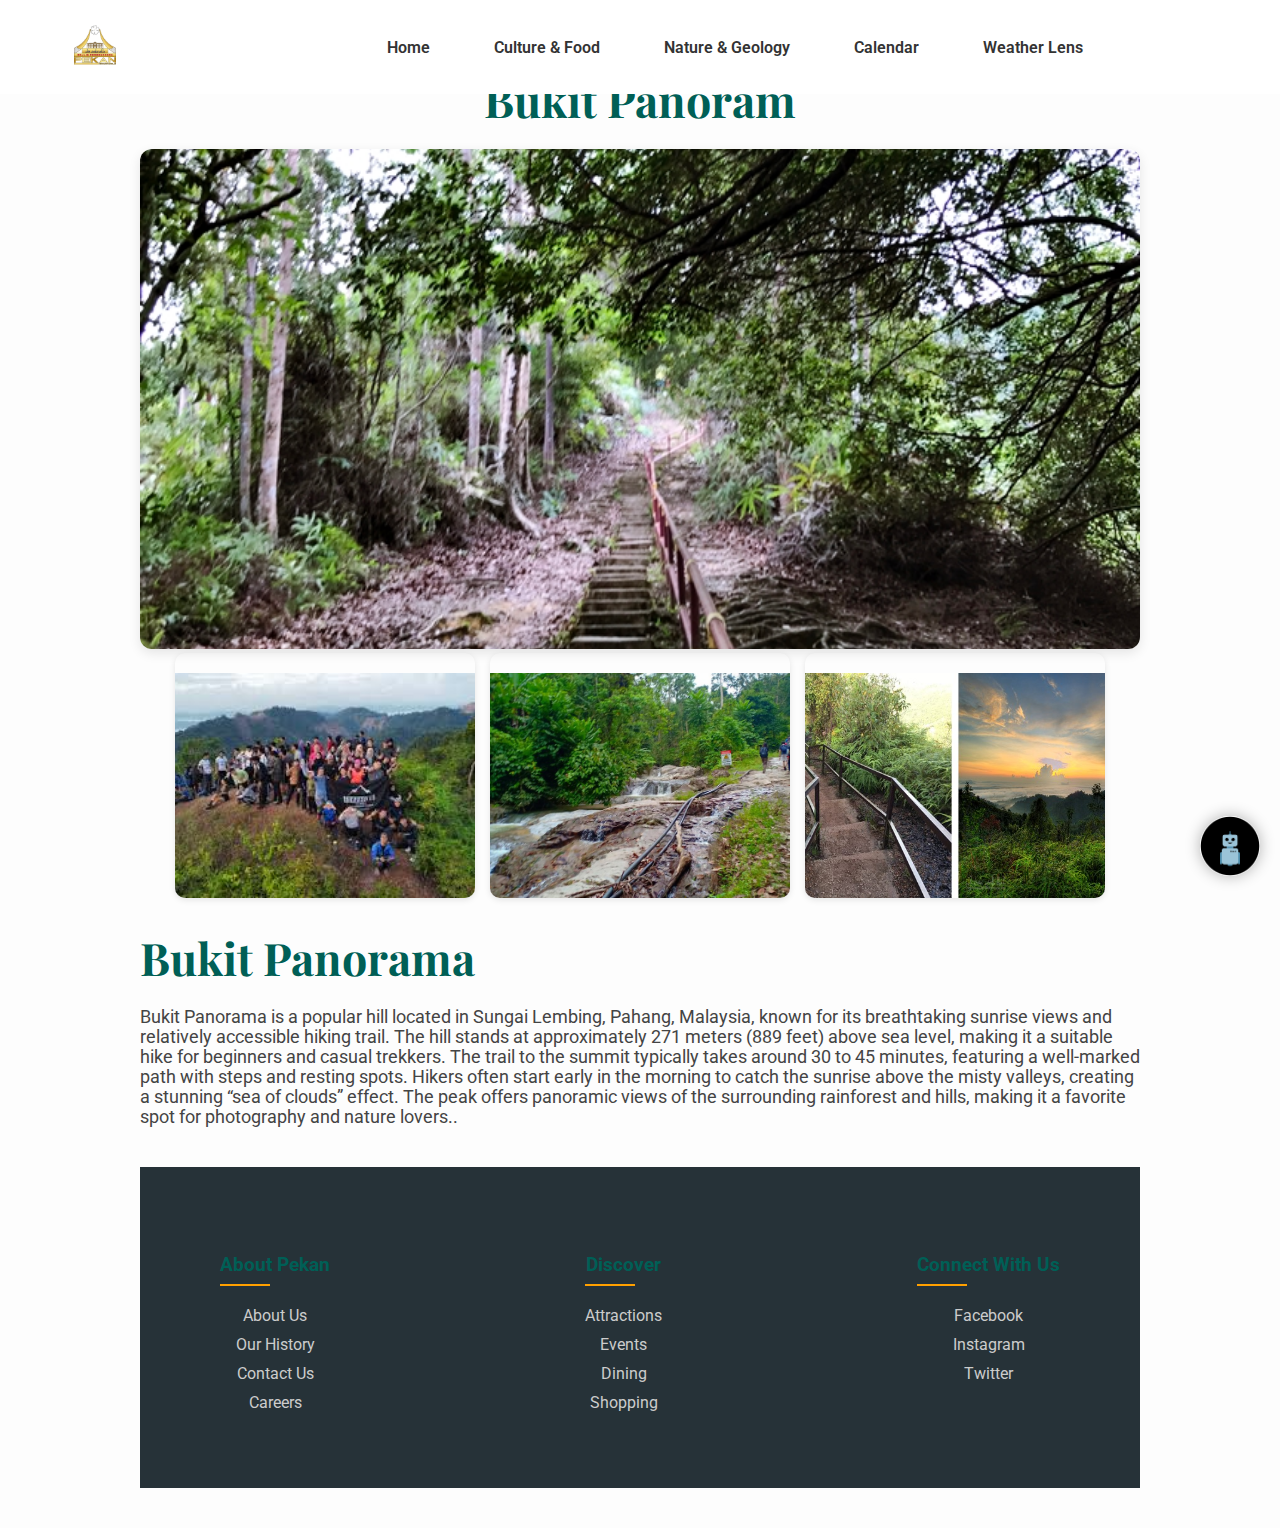
<file: hikingPage.html>
<!DOCTYPE html>
<html lang="en">
<head>
  <meta charset="UTF-8" />
  <meta name="viewport" content="width=device-width, initial-scale=1.0"/>
  <title>Sesar Bukit Chabang</title>
   <link rel="stylesheet" href="./css/style.css">
   <link rel="stylesheet" href="./css/chatbot.css">
  <link href="https://fonts.googleapis.com/css2?family=Playfair+Display:wght@600&family=Roboto&display=swap" rel="stylesheet">
  <style>
    body {
      margin: 0;
      padding: 40px 20px;
      font-family: 'Roboto', sans-serif;
      background-color: #fdfdfd;
      color: #333;
    }

    .container {
      max-width: 1000px;
      margin: auto;
      text-align: center;
    }

    h1 {
      font-family: 'Playfair Display', serif;
      font-size: 2.8rem;
      margin-bottom: 20px;
    }

    .main-img {
      width: 100%;
      max-height: 500px;
      object-fit: cover;
      border-radius: 12px;
      box-shadow: 0 4px 12px rgba(0, 0, 0, 0.1);
    }

    .description {
  margin: 10px 0 40px;
  font-size: 1.1rem;
  color: #444;
  text-align: left;
}

    .tit {
  text-align: left;
    }


    .gallery {
      display: flex;
      justify-content: center;
      gap: 15px;
      flex-wrap: wrap;
    }

    .gallery img {
      width: 30%;
      padding-top: 20px;
      border-radius: 10px;
      box-shadow: 0 2px 6px rgba(0, 0, 0, 0.1);
      object-fit: cover;
    }

    @media (max-width: 768px) {
      .gallery img {
        width: 100%;
      }
    }

    .back-btn {
      display: inline-block;
      margin-top: 20px;
      background-color: #005f56;
      color: #fff;
      padding: 12px 24px;
      border: none;
      text-decoration: none;
      border-radius: 6px;
      text-align: left;
      font-weight: bold;
      transition: background 0.3s ease;
    }

    .back-btn:hover {
      background-color: #00796b;
    }
  </style>
</head>
<body>
  <div id="navbar"></div>
  <div class="container">
    <h1>Bukit Panoram</h1>
    <img src="./images/hiking_image.jpg" alt="Main Trail" class="main-img" />

    <div class="gallery">
      <img src="./images/panorama1.jpg" alt="Trail view 1" />
      <img src="./images/hiking3.jpg" alt="Trail view 2" />
      <img src="./images/panorama22.jpg" alt="Trail view 3" />

      
    </div>
    <h1 class="tit">Bukit Panorama</h1>

      <p class="description">Bukit Panorama is a popular hill located in Sungai Lembing, Pahang, Malaysia, known for its breathtaking sunrise views and relatively accessible hiking trail. The hill stands at approximately 271 meters (889 feet) above sea level, making it a suitable hike for beginners and casual trekkers.

        The trail to the summit typically takes around 30 to 45 minutes, featuring a well-marked path with steps and resting spots. Hikers often start early in the morning to catch the sunrise above the misty valleys, creating a stunning “sea of clouds” effect. The peak offers panoramic views of the surrounding rainforest and hills, making it a favorite spot for photography and nature lovers..</p>

<script>
  // Load navbar
  fetch("navbar.html")
    .then(res => res.text())
    .then(data => document.getElementById("navbar").innerHTML = data);
</script>
 
  <!-- Footer -->
  <footer>
    <div class="footer-full">
      <div class="footer-content">
        <div class="footer-column">
          <h4>About Pekan</h4>
          <ul>
            <li><a href="#">About Us</a></li>
            <li><a href="#">Our History</a></li>
            <li><a href="#">Contact Us</a></li>
            <li><a href="#">Careers</a></li>
          </ul>
        </div>
        
        <div class="footer-column">
          <h4>Discover</h4>
          <ul>
            <li><a href="#">Attractions</a></li>
            <li><a href="#">Events</a></li>
            <li><a href="#">Dining</a></li>
            <li><a href="#">Shopping</a></li>
          </ul>
        </div>
  
        
        <div class="footer-column">
          <h4>Connect With Us</h4>
          <ul>
            <li><a href="#"><i class="fab fa-facebook"></i> Facebook</a></li>
            <li><a href="#"><i class="fab fa-instagram"></i> Instagram</a></li>
            <li><a href="#"><i class="fab fa-twitter"></i> Twitter</a></li>
        </ul>
        </div>
      </div>
    </div>
  </footer>
<!-- Placeholder -->
<div id="chatbot-placeholder"></div>
 

<!-- Load chatbot HTML + JS -->
<script>
  fetch('chatbot.html')
    .then(res => res.text())
    .then(html => {
      document.getElementById('chatbot-placeholder').innerHTML = html;

      const script = document.createElement('script');
      script.src = './js/chatbot.js';
      script.onload = function () {
        if (typeof initializeChatbot === 'function') {
          initializeChatbot(); 
        }
      };
      document.body.appendChild(script);
    })
    .catch(err => console.error('Chatbot failed to load:', err));
</script>
</body>
</html>
</file>
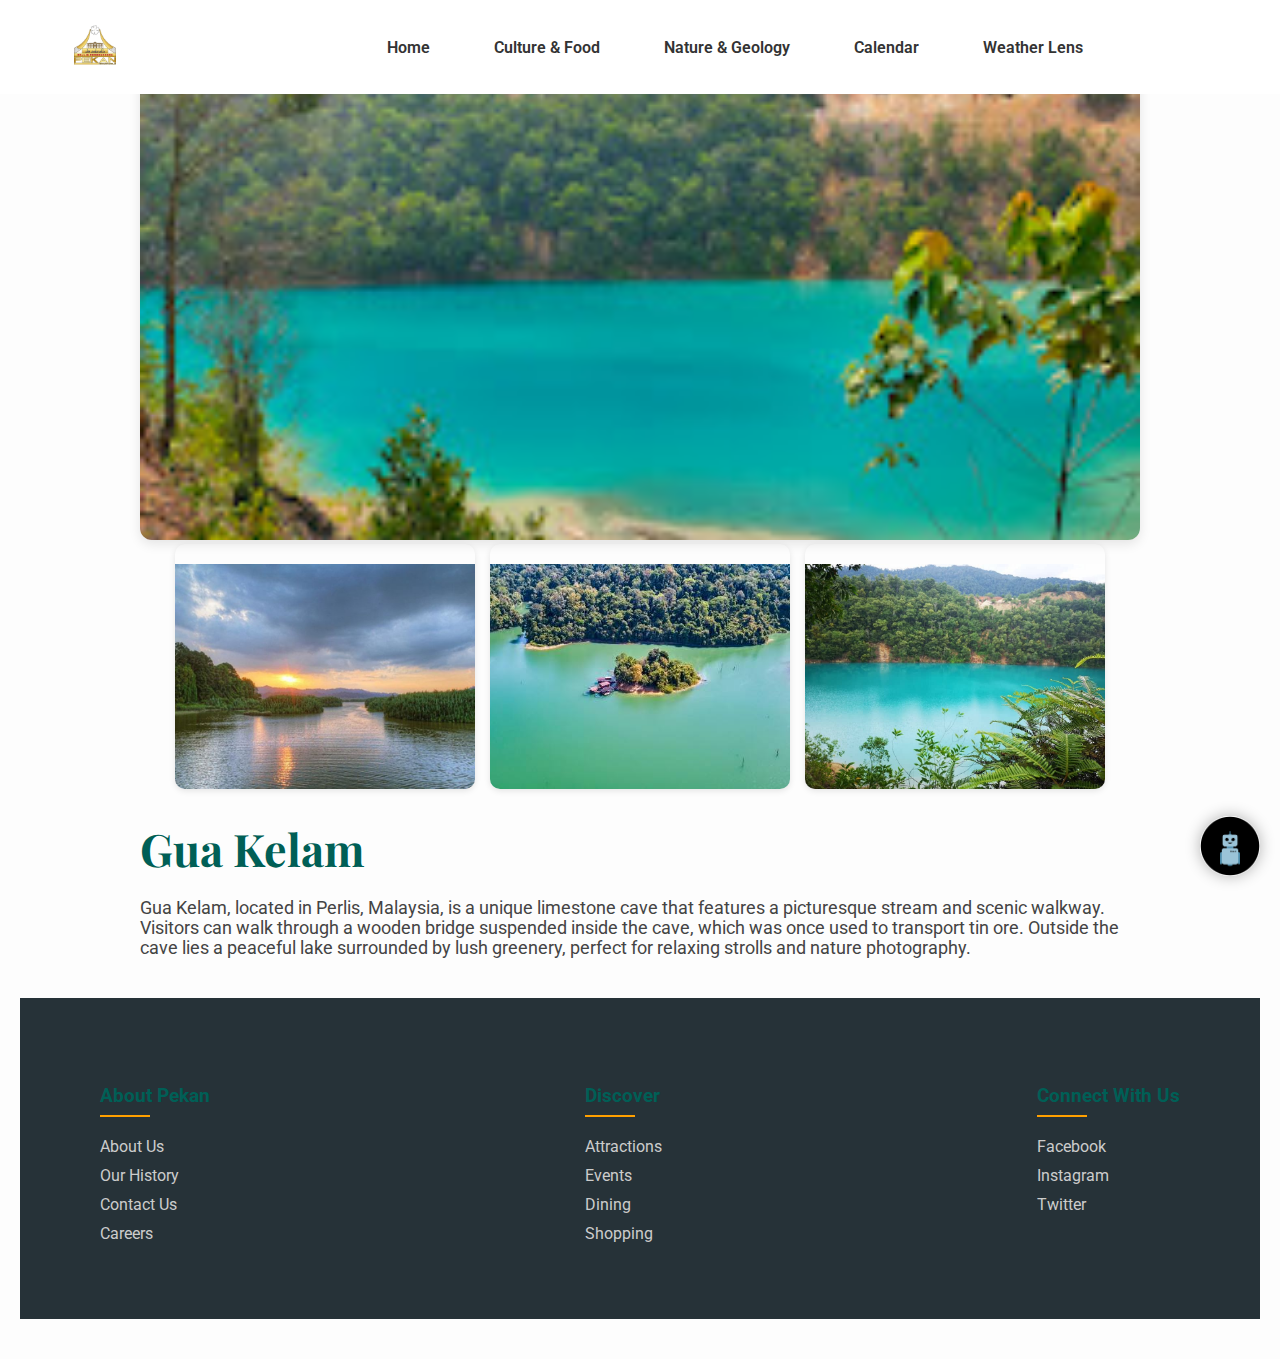
<file: lake.html>
<!DOCTYPE html>
<html lang="en">
<head>
  <meta charset="UTF-8" />
  <meta name="viewport" content="width=device-width, initial-scale=1.0"/>
  <title>Gua Kelam</title>
   <link rel="stylesheet" href="./css/style.css">
   <link rel="stylesheet" href="./css/chatbot.css">
  <link href="https://fonts.googleapis.com/css2?family=Playfair+Display:wght@600&family=Roboto&display=swap" rel="stylesheet">
  <style>
    body {
      margin: 0;
      padding: 40px 20px;
      font-family: 'Roboto', sans-serif;
      background-color: #fdfdfd;
      color: #333;
    }

    .container {
      max-width: 1000px;
      margin: auto;
      text-align: center;
    }

    h1 {
      font-family: 'Playfair Display', serif;
      font-size: 2.8rem;
      margin-bottom: 20px;
    }

    .main-img {
      width: 100%;
      max-height: 500px;
      object-fit: cover;
      border-radius: 12px;
      box-shadow: 0 4px 12px rgba(0, 0, 0, 0.1);
    }

    .description {
      margin: 10px 0 40px;
      font-size: 1.1rem;
      color: #444;
      text-align: left;
    }

    .tit {
      text-align: left;
    }

    .gallery {
      display: flex;
      justify-content: center;
      gap: 15px;
      flex-wrap: wrap;
    }

    .gallery img {
      width: 30%;
      padding-top: 20px;
      border-radius: 10px;
      box-shadow: 0 2px 6px rgba(0, 0, 0, 0.1);
      object-fit: cover;
    }

    @media (max-width: 768px) {
      .gallery img {
        width: 100%;
      }
    }

    .back-btn {
      display: inline-block;
      margin-top: 20px;
      background-color: #005f56;
      color: #fff;
      padding: 12px 24px;
      border: none;
      text-decoration: none;
      border-radius: 6px;
      font-weight: bold;
      transition: background 0.3s ease;
    }

    .back-btn:hover {
      background-color: #00796b;
    }
  </style>
</head>
<body>
  <div id="navbar"></div>
  <div class="container">
  
    <img src="./images/lake.jpg" alt="Gua Kelam Lake" class="main-img" />

    <div class="gallery">
      <img src="./images/lake11.jpg" alt="Lake View 1" />
      <img src="./images/lake22.jpg" alt="Lake View 2" />
      <img src="./images/3rd.jpg" alt="Lake View 3" />
    </div>

    <h1 class="tit">Gua Kelam</h1>
    <p class="description">
      Gua Kelam, located in Perlis, Malaysia, is a unique limestone cave that features a picturesque stream and scenic walkway. Visitors can walk through a wooden bridge suspended inside the cave, which was once used to transport tin ore. Outside the cave lies a peaceful lake surrounded by lush greenery, perfect for relaxing strolls and nature photography.
    </p>

  </div>
<script>
  // Load navbar
  fetch("navbar.html")
    .then(res => res.text())
    .then(data => document.getElementById("navbar").innerHTML = data);
</script>
 
  <!-- Footer -->
  <footer>
    <div class="footer-full">
      <div class="footer-content">
        <div class="footer-column">
          <h4>About Pekan</h4>
          <ul>
            <li><a href="#">About Us</a></li>
            <li><a href="#">Our History</a></li>
            <li><a href="#">Contact Us</a></li>
            <li><a href="#">Careers</a></li>
          </ul>
        </div>
        
        <div class="footer-column">
          <h4>Discover</h4>
          <ul>
            <li><a href="#">Attractions</a></li>
            <li><a href="#">Events</a></li>
            <li><a href="#">Dining</a></li>
            <li><a href="#">Shopping</a></li>
          </ul>
        </div>
  
        
        <div class="footer-column">
          <h4>Connect With Us</h4>
          <ul>
            <li><a href="#"><i class="fab fa-facebook"></i> Facebook</a></li>
            <li><a href="#"><i class="fab fa-instagram"></i> Instagram</a></li>
            <li><a href="#"><i class="fab fa-twitter"></i> Twitter</a></li>
        </ul>
        </div>
      </div>
    </div>
  </footer>
<!-- Placeholder -->
<div id="chatbot-placeholder"></div>
 

<!-- Load chatbot HTML + JS -->
<script>
  fetch('chatbot.html')
    .then(res => res.text())
    .then(html => {
      document.getElementById('chatbot-placeholder').innerHTML = html;

      const script = document.createElement('script');
      script.src = './js/chatbot.js';
      script.onload = function () {
        if (typeof initializeChatbot === 'function') {
          initializeChatbot(); 
        }
      };
      document.body.appendChild(script);
    })
    .catch(err => console.error('Chatbot failed to load:', err));
</script>
</body>
</html>
</file>
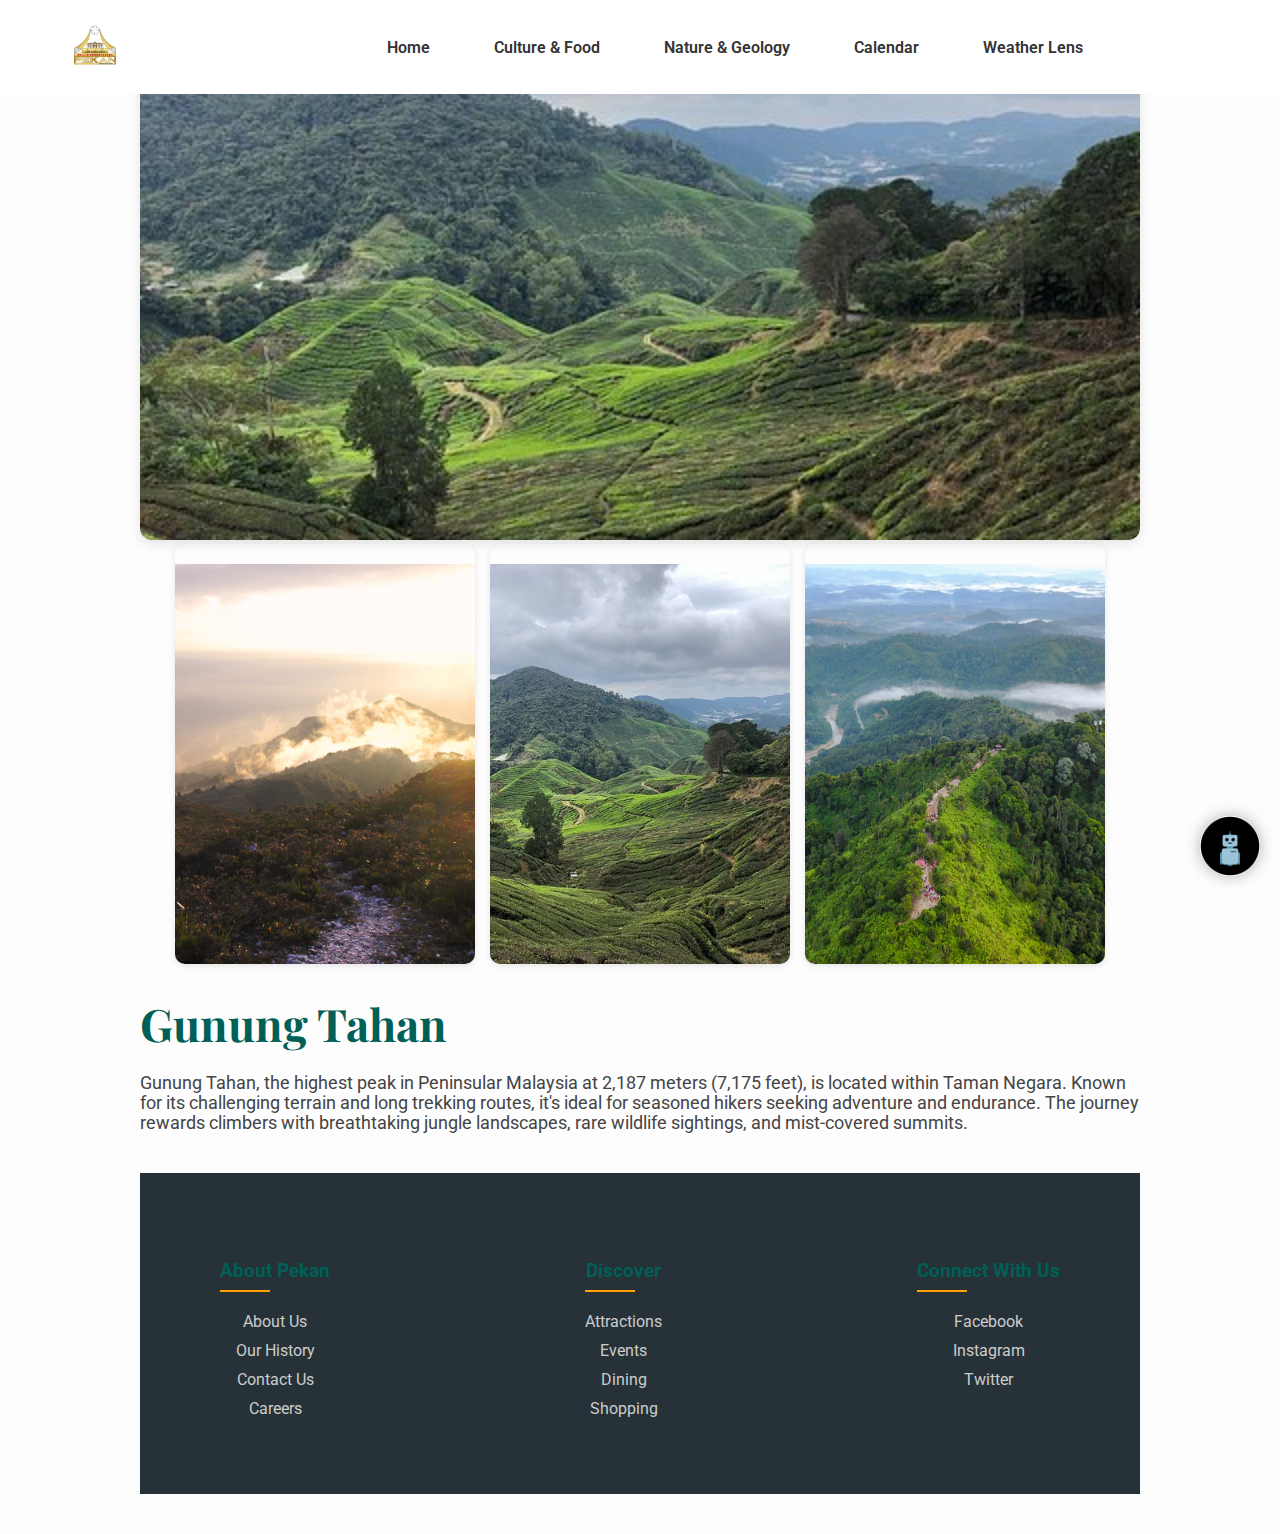
<file: mountain.html>
<!DOCTYPE html>
<html lang="en">
<head>
  <meta charset="UTF-8" />
  <meta name="viewport" content="width=device-width, initial-scale=1.0"/>
  <title>Gunung Tahan</title>
   <link rel="stylesheet" href="./css/style.css">
   <link rel="stylesheet" href="./css/chatbot.css">
  <link href="https://fonts.googleapis.com/css2?family=Playfair+Display:wght@600&family=Roboto&display=swap" rel="stylesheet">
  <style>
    body {
      margin: 0;
      padding: 40px 20px;
      font-family: 'Roboto', sans-serif;
      background-color: #fdfdfd;
      color: #333;
    }

    .container {
      max-width: 1000px;
      margin: auto;
      text-align: center;
    }

    h1 {
      font-family: 'Playfair Display', serif;
      font-size: 2.8rem;
      margin-bottom: 20px;
    }

    .main-img {
      width: 100%;
      max-height: 500px;
      object-fit: cover;
      border-radius: 12px;
      box-shadow: 0 4px 12px rgba(0, 0, 0, 0.1);
    }

    .description {
      margin: 10px 0 40px;
      font-size: 1.1rem;
      color: #444;
      text-align: left;
    }

    .tit {
      text-align: left;
    }

    .gallery {
      display: flex;
      justify-content: center;
      gap: 15px;
      flex-wrap: wrap;
    }

    .gallery img {
      width: 30%;
      padding-top: 20px;
      border-radius: 10px;
      box-shadow: 0 2px 6px rgba(0, 0, 0, 0.1);
      object-fit: cover;
    }

    @media (max-width: 768px) {
      .gallery img {
        width: 100%;
      }
    }

    .back-btn {
      display: inline-block;
      margin-top: 20px;
      background-color: #005f56;
      color: #fff;
      padding: 12px 24px;
      border: none;
      text-decoration: none;
      border-radius: 6px;
      font-weight: bold;
      transition: background 0.3s ease;
    }

    .back-btn:hover {
      background-color: #00796b;
    }
  </style>
</head>
<body>
  <div id="navbar"></div>
  <div class="container">
 
    <img src="./images/mountain11.jpg" alt="Gunung Tahan Main View" class="main-img" />

    <div class="gallery">
      <img src="./images/mountain22.jpg" alt="Mountain View 1" />
      <img src="./images/mountain11.jpg" alt="Mountain View 2" />
      <img src="./images/bukit-panorama-hill.jpg" alt="Mountain View 3" />
    </div>

    <h1 class="tit">Gunung Tahan</h1>
    <p class="description">
      Gunung Tahan, the highest peak in Peninsular Malaysia at 2,187 meters (7,175 feet), is located within Taman Negara. Known for its challenging terrain and long trekking routes, it's ideal for seasoned hikers seeking adventure and endurance. The journey rewards climbers with breathtaking jungle landscapes, rare wildlife sightings, and mist-covered summits.
    </p>


  <script>
  // Load navbar
  fetch("navbar.html")
    .then(res => res.text())
    .then(data => document.getElementById("navbar").innerHTML = data);
</script>
 
  <!-- Footer -->
  <footer>
    <div class="footer-full">
      <div class="footer-content">
        <div class="footer-column">
          <h4>About Pekan</h4>
          <ul>
            <li><a href="#">About Us</a></li>
            <li><a href="#">Our History</a></li>
            <li><a href="#">Contact Us</a></li>
            <li><a href="#">Careers</a></li>
          </ul>
        </div>
        
        <div class="footer-column">
          <h4>Discover</h4>
          <ul>
            <li><a href="#">Attractions</a></li>
            <li><a href="#">Events</a></li>
            <li><a href="#">Dining</a></li>
            <li><a href="#">Shopping</a></li>
          </ul>
        </div>
  
        
        <div class="footer-column">
          <h4>Connect With Us</h4>
          <ul>
            <li><a href="#"><i class="fab fa-facebook"></i> Facebook</a></li>
            <li><a href="#"><i class="fab fa-instagram"></i> Instagram</a></li>
            <li><a href="#"><i class="fab fa-twitter"></i> Twitter</a></li>
        </ul>
        </div>
      </div>
    </div>
  </footer>
<!-- Placeholder -->
<div id="chatbot-placeholder"></div>
 

<!-- Load chatbot HTML + JS -->
<script>
  fetch('chatbot.html')
    .then(res => res.text())
    .then(html => {
      document.getElementById('chatbot-placeholder').innerHTML = html;

      const script = document.createElement('script');
      script.src = './js/chatbot.js';
      script.onload = function () {
        if (typeof initializeChatbot === 'function') {
          initializeChatbot(); 
        }
      };
      document.body.appendChild(script);
    })
    .catch(err => console.error('Chatbot failed to load:', err));
</script>
</body>
</html>
</file>
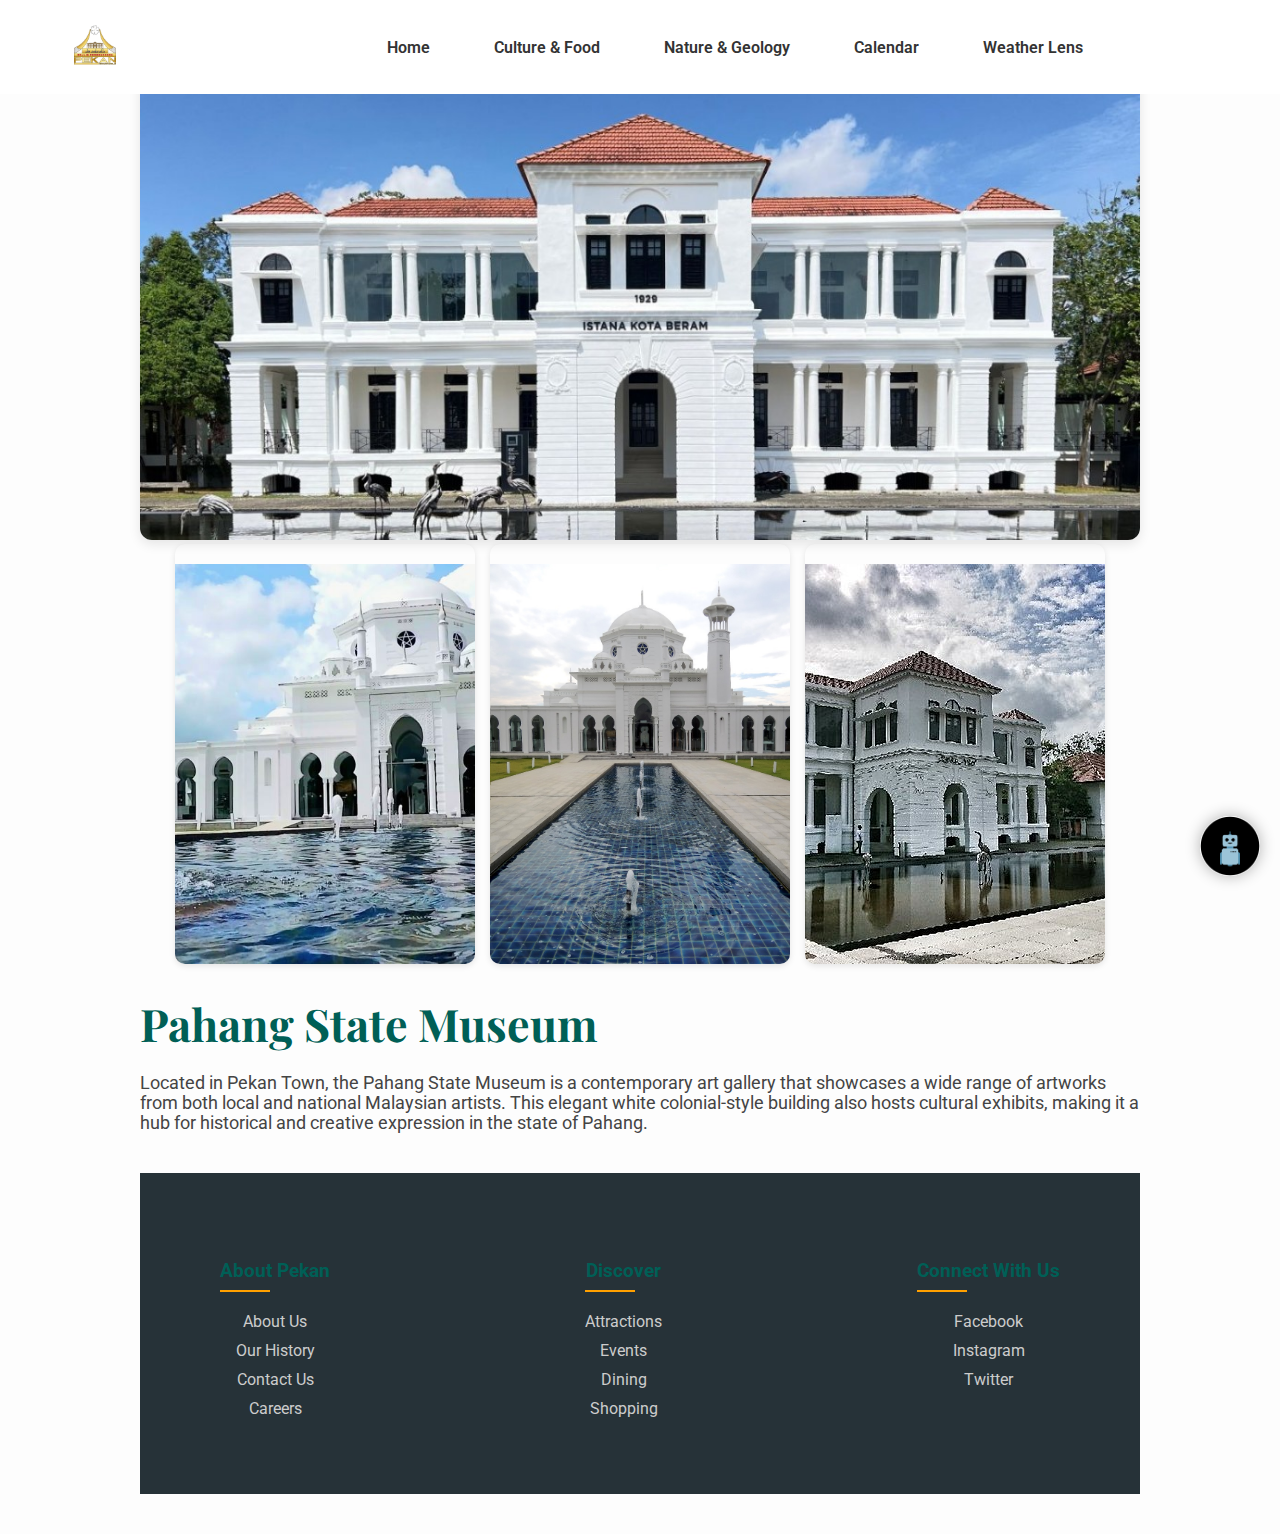
<file: museum.html>
<!DOCTYPE html>
<html lang="en">
<head>
  <meta charset="UTF-8" />
  <meta name="viewport" content="width=device-width, initial-scale=1.0"/>
  <title>Pahang State Museum</title>
  <link rel="stylesheet" href="./css/style.css">
  <link rel="stylesheet" href="./css/chatbot.css">
  <link href="https://fonts.googleapis.com/css2?family=Playfair+Display:wght@600&family=Roboto&display=swap" rel="stylesheet">
  <style>
    body {
      margin: 0;
      padding: 40px 20px;
      font-family: 'Roboto', sans-serif;
      background-color: #fdfdfd;
      color: #333;
    }

    .container {
      max-width: 1000px;
      margin: auto;
      text-align: center;
    }

    h1 {
      font-family: 'Playfair Display', serif;
      font-size: 2.8rem;
      margin-bottom: 20px;
    }

    .main-img {
      width: 100%;
      max-height: 500px;
      object-fit: cover;
      border-radius: 12px;
      box-shadow: 0 4px 12px rgba(0, 0, 0, 0.1);
    }

    .description {
      margin: 10px 0 40px;
      font-size: 1.1rem;
      color: #444;
      text-align: left;
    }

    .tit {
      text-align: left;
    }

    .gallery {
      display: flex;
      justify-content: center;
      gap: 15px;
      flex-wrap: wrap;
    }

    .gallery img {
      width: 30%;
      padding-top: 20px;
      border-radius: 10px;
      box-shadow: 0 2px 6px rgba(0, 0, 0, 0.1);
      object-fit: cover;
    }

    @media (max-width: 768px) {
      .gallery img {
        width: 100%;
      }
    }

    .back-btn {
      display: inline-block;
      margin-top: 20px;
      background-color: #005f56;
      color: #fff;
      padding: 12px 24px;
      border: none;
      text-decoration: none;
      border-radius: 6px;
      text-align: left;
      font-weight: bold;
      transition: background 0.3s ease;
    }

    .back-btn:hover {
      background-color: #00796b;
    }
  </style>
</head>
<body>
      <!-- Top Navigation -->
  <div id="navbar"></div>
  <div class="container">

    <img src="./images/musuem1.jpg" alt="Pahang State Museum" class="main-img" />

    <div class="gallery">
      <img src="./images/musuem2.jpg" alt="Exhibit 1" />
      <img src="./images/musuem3.jpg" alt="Exhibit 2" />
      <img src="./images/musuem4.jpg" alt="Exhibit 3" />
    </div>

    <h1 class="tit">Pahang State Museum</h1>
    <p class="description">
      Located in Pekan Town, the Pahang State Museum is a contemporary art gallery that showcases a wide range of artworks from both local and national Malaysian artists. This elegant white colonial-style building also hosts cultural exhibits, making it a hub for historical and creative expression in the state of Pahang.
    </p>


  <script>
  // Load navbar
  fetch("navbar.html")
    .then(res => res.text())
    .then(data => document.getElementById("navbar").innerHTML = data);
</script>

  <!-- Footer -->
  <footer>
    <div class="footer-full">
      <div class="footer-content">
        <div class="footer-column">
          <h4>About Pekan</h4>
          <ul>
            <li><a href="#">About Us</a></li>
            <li><a href="#">Our History</a></li>
            <li><a href="#">Contact Us</a></li>
            <li><a href="#">Careers</a></li>
          </ul>
        </div>
        
        <div class="footer-column">
          <h4>Discover</h4>
          <ul>
            <li><a href="#">Attractions</a></li>
            <li><a href="#">Events</a></li>
            <li><a href="#">Dining</a></li>
            <li><a href="#">Shopping</a></li>
          </ul>
        </div>
  
        
        <div class="footer-column">
          <h4>Connect With Us</h4>
          <ul>
            <li><a href="#"><i class="fab fa-facebook"></i> Facebook</a></li>
            <li><a href="#"><i class="fab fa-instagram"></i> Instagram</a></li>
            <li><a href="#"><i class="fab fa-twitter"></i> Twitter</a></li>
        </ul>
        </div>
      </div>
    </div>
  </footer>

<!-- Placeholder -->
<div id="chatbot-placeholder"></div>
 
<!-- Load chatbot HTML + JS -->
<script>
  fetch('chatbot.html')
    .then(res => res.text())
    .then(html => {
      document.getElementById('chatbot-placeholder').innerHTML = html;

      const script = document.createElement('script');
      script.src = './js/chatbot.js';
      script.onload = function () {
        if (typeof initializeChatbot === 'function') {
          initializeChatbot(); // ✅ This makes everything work
        }
      };
      document.body.appendChild(script);
    })
    .catch(err => console.error('Chatbot failed to load:', err));
</script>

</body>
</html>
</file>
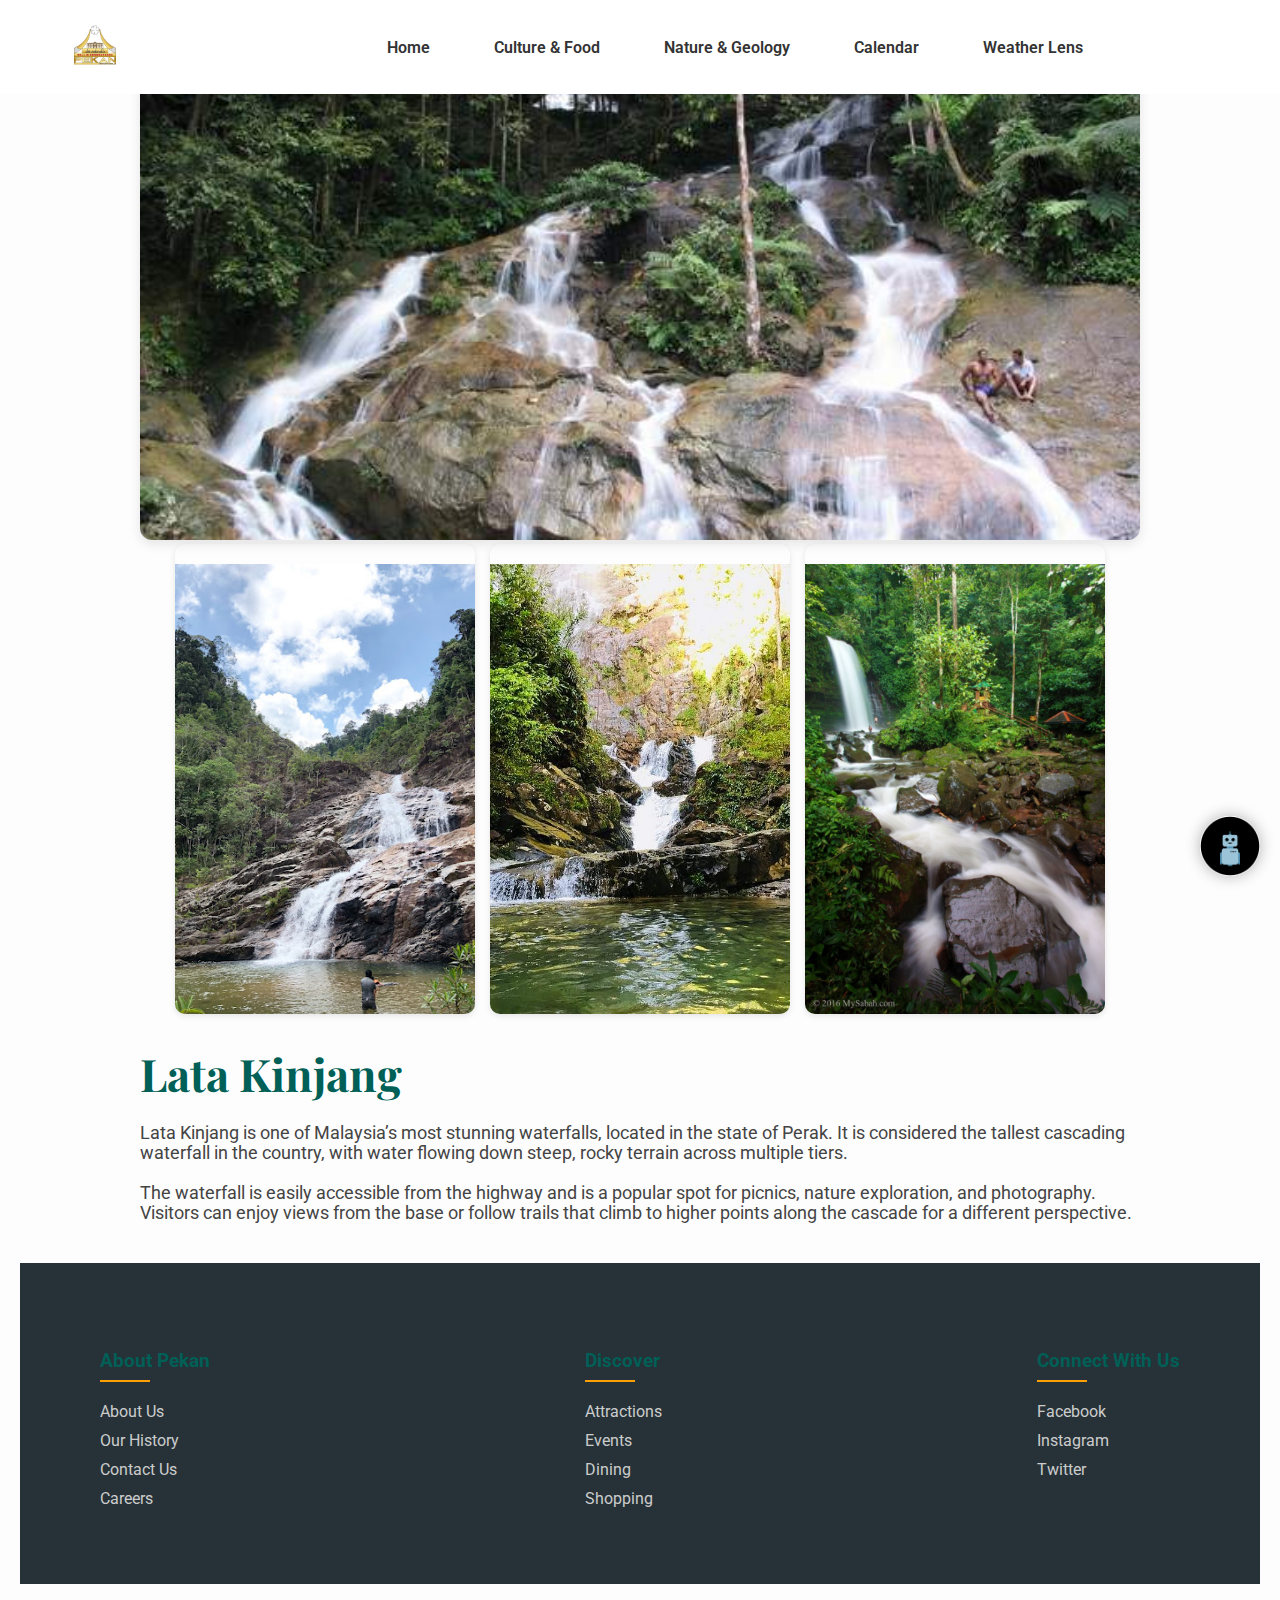
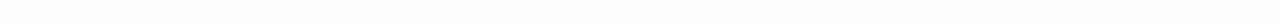
<file: waterfall.html>
<!DOCTYPE html>
<html lang="en">
<head>
  <meta charset="UTF-8" />
  <meta name="viewport" content="width=device-width, initial-scale=1.0"/>
  <link rel="stylesheet" href="./css/style.css">
  <link rel="stylesheet" href="./css/chatbot.css">
  <title>Lata Kinjang</title>
 
  <link href="https://fonts.googleapis.com/css2?family=Playfair+Display:wght@600&family=Roboto&display=swap" rel="stylesheet">
  <style>
    body {
      margin: 0;
      padding: 40px 20px;
      font-family: 'Roboto', sans-serif;
      background-color: #fdfdfd;
      color: #333;
    }

    .container {
      max-width: 1000px;
      margin: auto;
      text-align: center;
    }

    h1 {
      font-family: 'Playfair Display', serif;
      font-size: 2.8rem;
      margin-bottom: 20px;
    }

    .main-img {
      width: 100%;
      max-height: 500px;
      object-fit: cover;
      border-radius: 12px;
      box-shadow: 0 4px 12px rgba(0, 0, 0, 0.1);
    }

    .description {
      margin: 10px 0 40px;
      font-size: 1.1rem;
      color: #444;
      text-align: left;
    }

    .gallery {
      display: flex;
      justify-content: center;
      gap: 15px;
      flex-wrap: wrap;
    }

    .gallery img {
      width: 30%;
      padding-top: 20px;
      border-radius: 10px;
      box-shadow: 0 2px 6px rgba(0, 0, 0, 0.1);
      object-fit: cover;
    }

    @media (max-width: 768px) {
      .gallery img {
        width: 100%;
      }
    }

    .back-btn {
      display: inline-block;
      margin-top: 20px;
      background-color: #005f56;
      color: #fff;
      padding: 12px 24px;
      border: none;
      text-decoration: none;
      border-radius: 6px;
      font-weight: bold;
      transition: background 0.3s ease;
    }

    .back-btn:hover {
      background-color: #00796b;
    }
  </style>
</head>
<body>
    <!-- Top Navigation -->
  <div id="navbar"></div>
  <div class="container">
    
    <img src="./images/20.jpg" alt="Main Waterfall View" class="main-img" />

    <div class="gallery">
      <img src="./images/21.jpg" alt="Waterfall View 1" />
      <img src="./images/22.jpg" alt="Waterfall View 2" />
      <img src="./images/23.jpg" alt="Waterfall View 3" />
    </div>

    <h1 style="text-align: left;">Lata Kinjang</h1>
    <p class="description">
      Lata Kinjang is one of Malaysia’s most stunning waterfalls, located in the state of Perak. It is considered the tallest cascading waterfall in the country, with water flowing down steep, rocky terrain across multiple tiers.
      <br><br>
      The waterfall is easily accessible from the highway and is a popular spot for picnics, nature exploration, and photography. Visitors can enjoy views from the base or follow trails that climb to higher points along the cascade for a different perspective.
    </p>


  </div>
  <script>
  // Load navbar
  fetch("navbar.html")
    .then(res => res.text())
    .then(data => document.getElementById("navbar").innerHTML = data);
</script>

  <!-- Footer -->
  <footer>
    <div class="footer-full">
      <div class="footer-content">
        <div class="footer-column">
          <h4>About Pekan</h4>
          <ul>
            <li><a href="#">About Us</a></li>
            <li><a href="#">Our History</a></li>
            <li><a href="#">Contact Us</a></li>
            <li><a href="#">Careers</a></li>
          </ul>
        </div>
        
        <div class="footer-column">
          <h4>Discover</h4>
          <ul>
            <li><a href="#">Attractions</a></li>
            <li><a href="#">Events</a></li>
            <li><a href="#">Dining</a></li>
            <li><a href="#">Shopping</a></li>
          </ul>
        </div>
  
        
        <div class="footer-column">
          <h4>Connect With Us</h4>
          <ul>
            <li><a href="#"><i class="fab fa-facebook"></i> Facebook</a></li>
            <li><a href="#"><i class="fab fa-instagram"></i> Instagram</a></li>
            <li><a href="#"><i class="fab fa-twitter"></i> Twitter</a></li>
        </ul>
        </div>
      </div>
    </div>
  </footer>

<!-- Placeholder -->
<div id="chatbot-placeholder"></div>
 
<!-- Load chatbot HTML + JS -->
<script>
  fetch('chatbot.html')
    .then(res => res.text())
    .then(html => {
      document.getElementById('chatbot-placeholder').innerHTML = html;

      const script = document.createElement('script');
      script.src = './js/chatbot.js';
      script.onload = function () {
        if (typeof initializeChatbot === 'function') {
          initializeChatbot(); // ✅ This makes everything work
        }
      };
      document.body.appendChild(script);
    })
    .catch(err => console.error('Chatbot failed to load:', err));
</script>

</body>
</html>
</file>
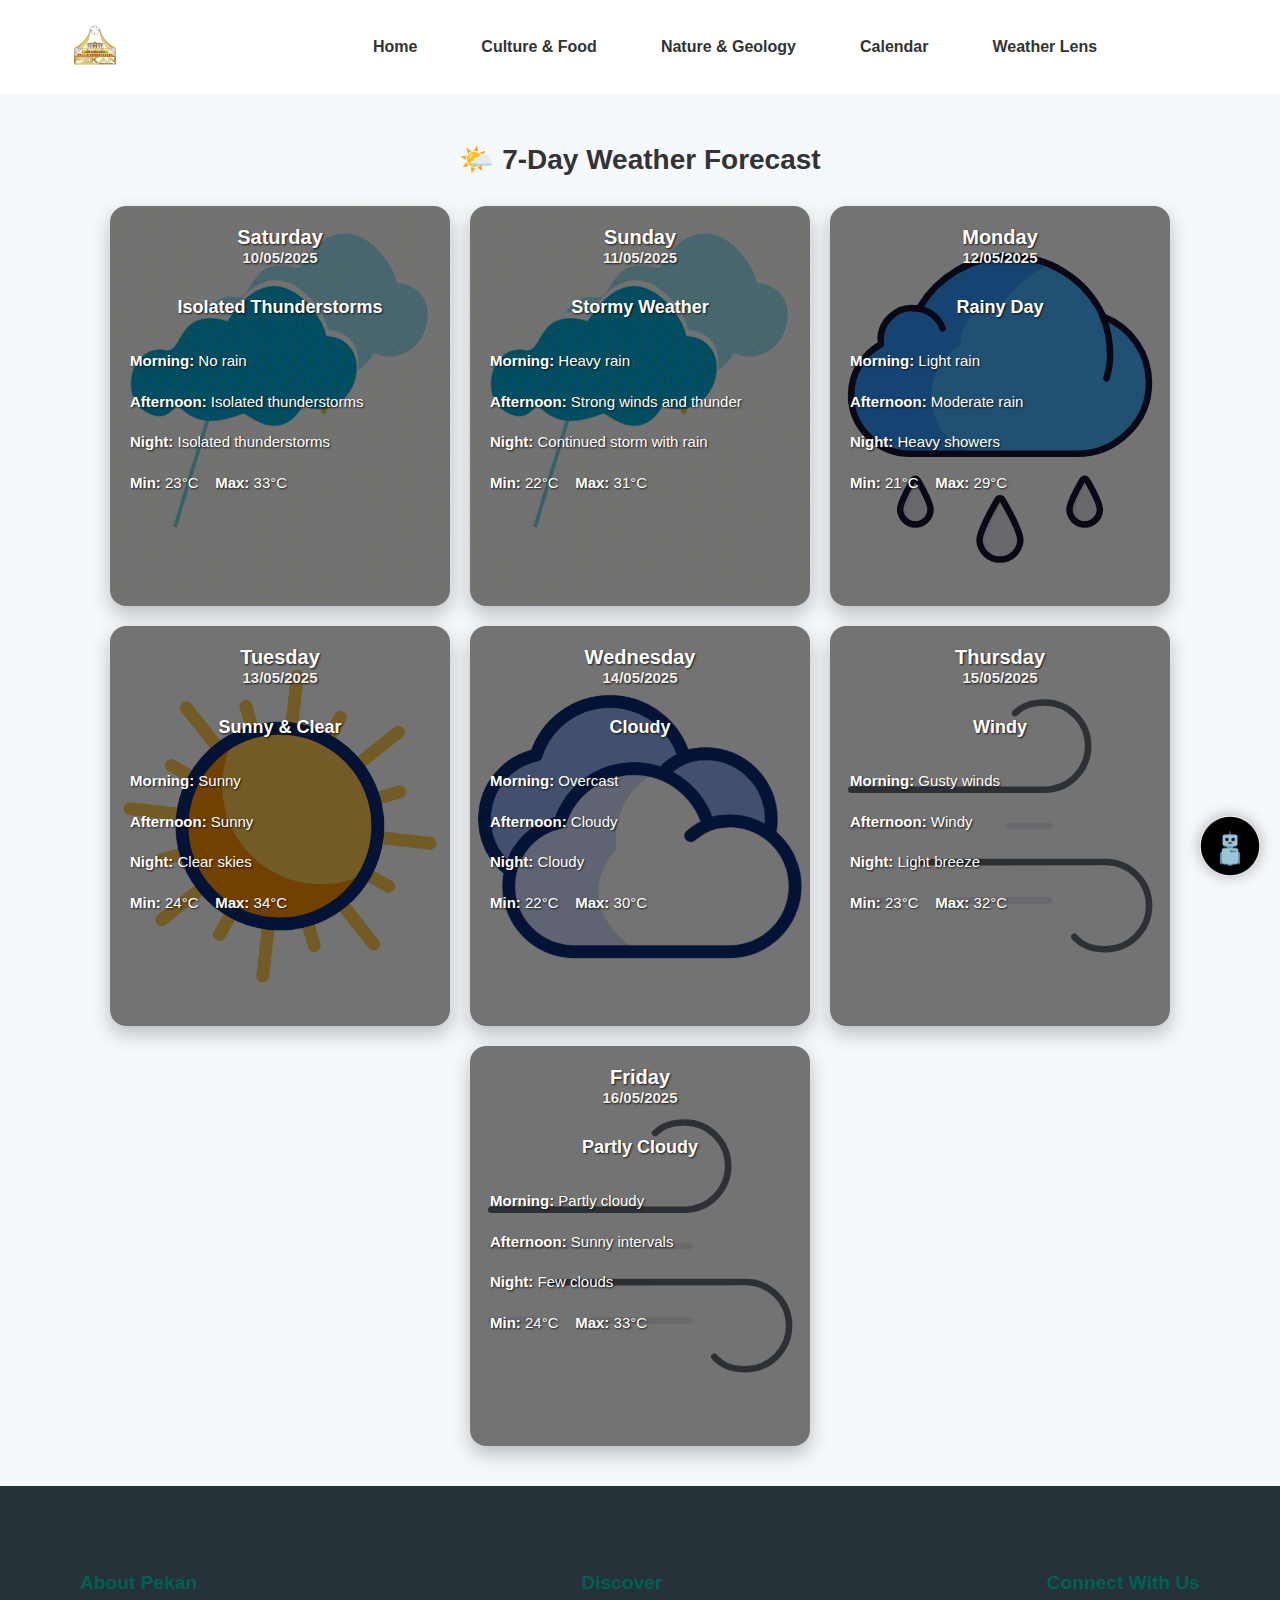
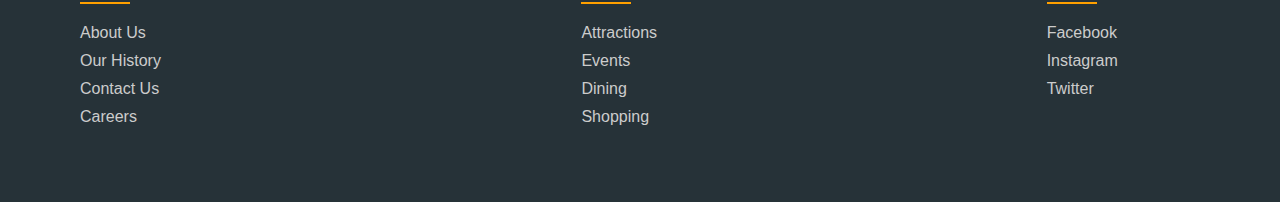
<file: weather.html>
<!DOCTYPE html>
<html lang="en">
<head>
  <meta charset="UTF-8" />
  <meta name="viewport" content="width=device-width, initial-scale=1.0"/>
  <title>Weather Forecast</title>
    <link rel="stylesheet" href="./css/chatbot.css">
  <link rel="stylesheet" href="./css/weather.css" />
  <link rel="stylesheet" href="./css/style.css">
</head>
<body>
<!-- Top Navbar -->
<div id="navbar"></div>
  <section id="weather-section">
    <h2 class="section-title">🌤️ 7-Day Weather Forecast</h2>
    
    <!-- Fixed container with ID -->
    <div id="weather-cards" class="weather-cards-container">
      <!-- Cards will be dynamically inserted by weather.js -->
    </div>
  </section>
<script>
  // Load navbar
  fetch("navbar.html")
    .then(res => res.text())
    .then(data => document.getElementById("navbar").innerHTML = data);
</script>
  <!-- Weather JS file to load forecast dynamically -->
  <script src="./js/weather.js"></script>
   
  <!-- Footer -->
  <footer>
    <div class="footer-full">
      <div class="footer-content">
        <div class="footer-column">
          <h4>About Pekan</h4>
          <ul>
            <li><a href="#">About Us</a></li>
            <li><a href="#">Our History</a></li>
            <li><a href="#">Contact Us</a></li>
            <li><a href="#">Careers</a></li>
          </ul>
        </div>
        
        <div class="footer-column">
          <h4>Discover</h4>
          <ul>
            <li><a href="#">Attractions</a></li>
            <li><a href="#">Events</a></li>
            <li><a href="#">Dining</a></li>
            <li><a href="#">Shopping</a></li>
          </ul>
        </div>
  
        
        <div class="footer-column">
          <h4>Connect With Us</h4>
          <ul>
            <li><a href="#"><i class="fab fa-facebook"></i> Facebook</a></li>
            <li><a href="#"><i class="fab fa-instagram"></i> Instagram</a></li>
            <li><a href="#"><i class="fab fa-twitter"></i> Twitter</a></li>
        </ul>
        </div>
      </div>
    </div>
  </footer>

<!-- Placeholder -->
<div id="chatbot-placeholder"></div>

<!-- Load chatbot HTML + JS -->
<script>
  fetch('chatbot.html')
    .then(res => res.text())
    .then(html => {
      document.getElementById('chatbot-placeholder').innerHTML = html;

      const script = document.createElement('script');
      script.src = './js/chatbot.js';
      script.onload = function () {
        if (typeof initializeChatbot === 'function') {
          initializeChatbot(); 
        }
      };
      document.body.appendChild(script);
    })
    .catch(err => console.error('Chatbot failed to load:', err));
</script>






</body>
</html>
</file>
<file: css/chatbot.css>
/* Chatbot Toggle Button */
#chatbot-launcher {
  position: fixed;
  bottom: 20px;
  right: 20px;
  z-index: 1000;
  cursor: pointer;
  animation: pulse 2s infinite;
}

#chatbot-launcher img {
  width: 60px;
  height: 60px;
  border-radius: 50%;
  box-shadow: 0 0 15px rgba(0, 0, 0, 0.3);
}


/* Chatbot Box */
#chatbot-box {
  position: fixed;
  bottom: 90px;
  right: 20px;
  width: 350px;
  max-height: 500px;
  background-color: #ffffff;
  border-radius: 10px;
  box-shadow: 0 0 20px rgba(0, 0, 0, 0.3);
  display: flex;
  flex-direction: column;
  overflow: hidden;
  font-family: Arial, sans-serif;
  animation: fadeInUp 0.3s ease-out;

  /* ✅ Fix horizontal scroll */
  overflow-x: hidden;
  box-sizing: border-box;
}


.hidden {
  display: none !important;
}


/* Chat Header */
#chat-header {
  background-color: #6200ea;
  color: white;
  padding: 10px;
  text-align: center;
  font-weight: bold;
}

/* Chat Body */
#chat-body {
  padding: 10px;
  overflow-y: auto;
  flex-grow: 1;
}

/* Suggested Buttons */
.suggested {
  margin-bottom: 10px;
}

.suggest-btn {
  margin: 5px;
  padding: 5px 10px;
  background-color: #10da64;
  border: none;
  border-radius: 5px;
  cursor: pointer;
}

.suggest-btn:hover {
  background-color: #ddd;
}

/* Messages Area */
#chat-messages {
  flex-grow: 1;
  overflow-y: auto;
  overflow-x: hidden; 
  margin-bottom: 10px;
  word-wrap: break-word;
  padding-right: 10px;
}

.suggested {
  display: flex;
  flex-wrap: wrap; 
  gap: 5px;
}

/* Input Section */
.chat-input-area {
  display: flex;
  align-items: center;
  gap: 8px;
  border-top: 1px solid #ccc;
  padding: 10px;
}
#upload-icon {
  font-size: 20px;
  cursor: pointer;
  user-select: none;
  padding: 5px;
  border-radius: 5px;
  background-color: #f0f0f0;
  transition: background-color 0.2s;
}
#upload-icon:hover {
  background-color: #e0e0e0;
}

#image-upload {
  display: none;
}


.chat-input-area input[type="text"] {
  flex-grow: 1;
  min-width: 0;
  padding: 5px;
  border: 1px solid #ccc;
  border-radius: 5px;
}

/* Send Button */
.chat-input-area input[type="text"] {
  flex-grow: 1;
  padding: 8px;
  border: 1px solid #ccc;
  border-radius: 5px;
  font-size: 14px;
  min-width: 0;
}

#send-btn {
  padding: 8px 12px;
  font-size: 14px;
  background-color: #6200ea;
  color: white;
  border: none;
  border-radius: 5px;
  cursor: pointer;
  white-space: nowrap;
}

#send-btn:hover {
  background-color: #3700b3;
}
/* Animations */
@keyframes pulse {
  0% { transform: scale(1); }
  50% { transform: scale(1.1); }
  100% { transform: scale(1); }
}

@keyframes fadeInUp {
  from { opacity: 0; transform: translateY(20px); }
  to { opacity: 1; transform: translateY(0); }
}
</file>
<file: css/calender.css>
/* Base styles */
body {
  font-family: 'Segoe UI', sans-serif;
  margin: 0;
  background-color: #f7f7f7;
  padding-top: 70px; /* for navbar space */
}

.calendar-container {
  max-width: 900px;
  margin: 50px auto;
  padding: 20px;
  background: white;
  border-radius: 10px;
  box-shadow: 0 10px 20px rgba(0,0,0,0.1);
  
}

.calendar-header {
  display: flex;
  justify-content: space-between;
  align-items: center;
  margin-bottom: 20px;
}

.calendar-header h1 {
  font-size: 28px;
  margin: 0;
}

.nav-buttons button {
  padding: 5px 10px;
  font-size: 18px;
  border: none;
  background-color: #ddd;
  border-radius: 5px;
  cursor: not-allowed;
}

.calendar-table {
  width: 100%;
  border-collapse: collapse;
  text-align: center;
}

.calendar-table th,
.calendar-table td {
  border: 1px solid #ddd;
  padding: 15px;
  height: 80px;
  position: relative;
  font-weight: bold;
  font-size: 16px;
}

.calendar-table th {
  background-color: #f2f2f2;
  color: #333;
}

.calendar-table td {
  background-color: #fff;
  color: #333;
}

/* Tooltip */
.tooltip {
  position: absolute;
  background: #222;
  color: white;
  padding: 12px;
  font-size: 14px;
  border-radius: 6px;
  z-index: 999;
  max-width: 220px;
  box-shadow: 0 0 12px rgba(255, 0, 120, 0.3);
  opacity: 0;
  visibility: hidden;
  transition: all 0.3s ease;
}

.tooltip.eid {
  background-color: #3a002a;
  box-shadow: 0 0 15px rgba(255, 0, 140, 0.8);
   color: black;
}

.tooltip.race {
  background-color: #002d44;
  box-shadow: 0 0 15px rgba(0, 160, 255, 0.8);
   color: black;
}

.tooltip.car {
  background-color: #003c2d;
  box-shadow: 0 0 15px rgba(40, 167, 69, 0.8);
   color: black;
}

/* Event Day Styles */
.event-day {
  cursor: pointer;
  border: 2px solid #800060;
  border-radius: 8px;
  position: relative;
  animation: glow 2s infinite ease-in-out;
  color: white;
  background-size: cover;
  background-position: center;
}

/* Overlay for text visibility */
.event-day::before {
  content: "";
  position: absolute;
  inset: 0;
  background: rgba(0, 0, 0, 0.25);
  z-index: 1;
  border-radius: 6px;
  pointer-events: none;
}

/* Date number styling */
.date-number {
  position: relative;
  z-index: 2;
  font-weight: bold;
  font-size: 20px;
  display: inline-block;
  color: white;
  text-shadow: 1px 1px 3px rgba(0, 0, 0, 0.7);
}

/* Event Backgrounds */
.eid {
  background-image: url('../images/1103-confetti.gif');
}

.race {
  background-image: url('../images/original-767559bb2af6db2d42c36369c8c1ebab.gif');
}

.car {
  background-image: url('../images/original-21a793db11ae10b13d99c431f0752474.gif');
}

/* Animations */
@keyframes glow {
  0%, 100% {
    box-shadow: 0 0 10px rgba(255, 0, 140, 0.8);
  }
  50% {
    box-shadow: 0 0 20px rgba(255, 0, 140, 1);
  }
}

@keyframes race-motion {
  0% { background-position: 0% 50%; }
  50% { background-position: 100% 50%; }
  100% { background-position: 0% 50%; }
}

@keyframes car-flash {
  0% { transform: scale(1); background-color: #28a745; }
  100% { transform: scale(1.05); background-color: #1f8c38; }
}

@keyframes pulse {
  0% { box-shadow: 0 0 0 0 rgba(128, 0, 96, 0.4); }
  70% { box-shadow: 0 0 0 15px rgba(128, 0, 96, 0); }
  100% { box-shadow: 0 0 0 0 rgba(128, 0, 96, 0); }
}

/* Responsive */
@media (max-width: 768px) {
  .calendar-table th,
  .calendar-table td {
    padding: 10px;
    height: 60px;
    font-size: 14px;
  }

  .calendar-header h1 {
    font-size: 22px;
  }
}
</file>
<file: css/style.css>
:root {
    --primary: #005f56;
    --bg: #f5f5f5;
    --text: #333333;
  }

  body {
    margin: 0;
    font-family: 'Segoe UI', sans-serif;
    background-color: var(--bg);
    color: var(--text);
  }
  
  h1, h2, h3, h4 {
    color: var(--primary);
  }
  


/* Navbar base styles */
.navbar {
    position: fixed;
    top: 0;
    left: 0;
    width: 100%;
    z-index: 999;
    background: white;
    display: flex;
    align-items: center;
    justify-content: space-between;
    padding: 10px 30px;
    box-shadow: 0 2px 5px rgba(0,0,0,0.1);
  }

  body {
    padding-top: 80px;
    margin: 0;
  }
  
  
  
  
  .logo img {
    height: 40px;
  }
  
  .nav-links {
    display: flex;
    gap: 30px;
    list-style: none;
    margin: 0;
    padding: 0;
  }
  
  .nav-links li a {
    text-decoration: none;
    color: #000;
    font-weight: 600;
    position: relative;
  }
  
  .nav-links li a:hover,
  .nav-links li a:focus {
    color: #800060;
  }
  
  .nav-actions {
    display: flex;
    align-items: center;
    gap: 15px;
  }
  
  .icon-btn {
    border: 1px solid #800060;
    background: transparent;
    border-radius: 50%;
    font-size: 18px;
    width: 32px;
    height: 32px;
    color: #800060;
    cursor: pointer;
  }
  
  .lang-btn {
    border: 1px solid #800060;
    background: transparent;
    color: #800060;
    padding: 5px 10px;
    border-radius: 5px;
    font-weight: bold;
  }
  
  .login-btn {
    background-color: #800060;
    color: white;
    padding: 8px 15px;
    border: none;
    border-radius: 6px;
    font-weight: bold;
    cursor: pointer;
  }
  
  /* Dropdown styles */
.dropdown {
    position: relative;
  }
  
  .dropdown-menu {
    display: none;
    position: absolute;
    top: 100%;
    left: 0;
    background: white;
    list-style: none;
    padding: 10px 0;
    margin: 0;
    box-shadow: 0 4px 8px rgba(0,0,0,0.1);
    border-radius: 5px;
    min-width: 180px;
    z-index: 10;
  }
  
  .dropdown-menu li a {
    display: block;
    padding: 10px 20px;
    color: #000;
    text-decoration: none;
    font-weight: 500;
  }
  
  .dropdown-menu li a:hover {
    background-color: #f5f5f5;
    color: #800060;
  }
  
  .dropdown:hover .dropdown-menu {
    display: block;
  }

  .hero-banner {
    position: relative;
    height: 70vh;
    overflow: hidden;
    color: white;
    font-size: 48px;
    font-weight: bold;
    text-shadow: 2px 2px 8px rgba(0,0,0,0.5);
    display: flex;
    align-items: center;
    justify-content: center;
  }
  
  .hero-images {
    position: absolute;
    inset: 0;
    z-index: 0;
  }
  
  .hero-image {
    position: absolute;
    inset: 0;
    background-size: cover;
    background-position: center;
    opacity: 0;
    transition: opacity 1s ease-in-out;
  }
  
  .hero-image.active {
    opacity: 1;
    z-index: 1;
  }
  

  
  .hero-banner::before {
    content: "";
    position: absolute;
    inset: 0;
    background-color: rgba(0, 0, 0, 0.3);
    z-index: 1;
  }
  
  .arrow {
    position: absolute;
    top: 50%;
    transform: translateY(-50%);
    background: rgba(0,0,0,0.4);
    color: white;
    border: none;
    font-size: 32px;
    padding: 10px 15px;
    cursor: pointer;
    z-index: 3;
    border-radius: 4px;
  }
  
  .arrow.left {
    left: 20px;
  }
  
  .arrow.right {
    right: 20px;
  }
  
  .arrow:hover {
    background: rgba(0,0,0,0.6);
  }
  
  
  
  .breadcrumb {
    color: #777;
    font-size: 14px;
    margin-bottom: 20px;
  }

  .card-section {
    max-width: 1100px;
    margin: 60px auto;
    padding: 0 20px;
  }
  
  .card-section h2 {
    text-align: center;
    margin-bottom: 30px;
  }
  
  .card-container {
    display: flex;
    flex-wrap: wrap;
    gap: 20px;
    justify-content: center;
  }
  
  .card {
    background: white;
    box-shadow: 0 4px 8px rgba(0,0,0,0.1);
    border-radius: 8px;
    overflow: hidden;
    width: 300px;
    text-align: center;
  }
  
  .card img {
    width: 100%;
    height: 180px;
    object-fit: cover;
  }
  
  .card h3 {
    padding: 10px 15px 0;
    font-size: 20px;
  }
  
  .card p {
    padding: 0 15px 15px;
    font-size: 16px;
    color: #555;
  }

  .event-card {
    transition: transform 0.3s ease, box-shadow 0.3s ease;
  }
  
  .event-card:hover {
    transform: scale(1.05);
    box-shadow: 0 8px 16px rgba(0,0,0,0.2);
    z-index: 10;
  }
  

  .events-section {
    padding: 60px 20px;
    max-width: 1200px;
    margin: auto;
  }
  
  .events-section h2 {
    font-size: 32px;
    margin-bottom: 30px;
    text-align: left;
  }
  
  .events-container {
    display: flex;
    gap: 30px;
    flex-wrap: wrap;
    justify-content: center;
  }
  
  .event-card {
    width: 270px;
    background: white;
    border-radius: 12px;
    overflow: hidden;
    box-shadow: 0 4px 8px rgba(0,0,0,0.1);
    position: relative;
  }
  
.event-date-single {
  position: absolute;
  top: 0;
  left: 0;
  background: black;
  color: white;
  padding: 10px;
  text-align: center;
  width: 60px;
  font-size: 14px;
  border-top-left-radius: 12px;
  border-bottom-right-radius: 12px;
}

.event-date-single span {
  display: block;
  font-size: 20px;
  font-weight: bold;
}

  
  .event-date hr {
    margin: 5px 0;
    border: 0;
    border-top: 1px solid #555;
  }
  
  .event-card img {
    width: 100%;
    height: 160px;
    object-fit: cover;
  }
  
  .event-info {
    padding: 15px;
  }
  
  .event-info h3 {
    margin: 10px 0 15px;
    font-size: 18px;
  }
  
  .event-info button {
    background: #00796b;
    color: white;
    border: none;
    padding: 8px 15px;
    border-radius: 6px;
    cursor: pointer;
  }

  .things-to-do {
    padding: 60px 20px;
    max-width: 1200px;
    margin: auto;
  }
  
  .header-row {
    display: flex;
    justify-content: space-between;
    align-items: center;
  }
  
  .header-row h2 {
    font-size: 32px;
  }
  
  .show-all-btn {
    padding: 10px 20px;
    background: #800060;
    color: white;
    text-decoration: none;
    border-radius: 6px;
    font-weight: bold;
  }
  
  .category-icons {
    text-align: center;
    margin: 30px 0;
  }
  
  .category-icons button {
    margin: 5px 10px;
    padding: 12px 24px;
    font-size: 16px;
    background: transparent;
    border: 2px solid #800060;
    border-radius: 8px;
    color: #800060;
    font-weight: bold;
    cursor: pointer;
    transition: 0.3s;
  }
  
  .category-icons button.active,
  .category-icons button:hover {
    background: #800060;
    color: white;
  }
  
  .carousel-wrapper {
    position: relative;
  }
  
  .carousel-container {
    display: flex;
    overflow-x: auto;
    scroll-behavior: smooth;
    gap: 20px;
    padding: 10px 0;
  }
  
  .carousel-item {
    flex: 0 0 32%;
    max-width: 32%;
    background: white;
    border-radius: 12px;
    overflow: hidden;
    box-shadow: 0 4px 12px rgba(0,0,0,0.1);
    padding: 10px;
    text-decoration: none;
    color: inherit;
    display: none; /* Default hidden, shown via JS */
  }
  
  .carousel-item img {
    width: 100%;
    height: 250px;
    object-fit: cover;
    border-radius: 8px;
  }
  
  .carousel-item h3 {
    margin-top: 12px;
    font-size: 20px;
  }
  
  .carousel-arrow {
    position: absolute;
    top: 40%;
    transform: translateY(-50%);
    background: white;
    border: none;
    font-size: 32px;
    padding: 10px 15px;
    border-radius: 50%;
    cursor: pointer;
    z-index: 10;
    box-shadow: 0 2px 6px rgba(0,0,0,0.2);
  }
  
  .carousel-arrow.left {
    left: -10px;
  }
  
  .carousel-arrow.right {
    right: -10px;
  }

  .map-section {
    padding: 60px 20px;
    max-width: 1200px;
    margin: auto;
  }
  
  .map-layout {
    display: flex;
    gap: 20px;
    flex-wrap: wrap;
  }
  
  .place-list {
    flex: 1 1 300px;
    display: flex;
    flex-direction: column;
    gap: 15px;
  }
  
  .place-item {
    display: flex;
    gap: 15px;
    background: white;
    border-radius: 10px;
    padding: 10px;
    cursor: pointer;
    box-shadow: 0 2px 6px rgba(0,0,0,0.1);
    transition: background 0.3s;
  }
  
  .place-item:hover {
    background: #f8f8f8;
  }
  
  .place-item img {
    width: 80px;
    height: 80px;
    object-fit: cover;
    border-radius: 8px;
  }
  
  #map {
    flex: 2 1 600px;
    height: 400px;
    border-radius: 10px;
    box-shadow: 0 2px 8px rgba(0,0,0,0.15);
  }
  

  button,
.category-icons button,
.carousel-arrow,
.show-all-btn {
  background: var(--primary);
  color: white;
  border: none;
  padding: 10px 20px;
  font-weight: bold;
  border-radius: 8px;
  cursor: pointer;
  transition: 0.3s;
}

button:hover,
.category-icons button:hover,
.show-all-btn:hover {
  background: #00796b;
}


  
  .carousel-item,
  .place-item {
    background: white;
    box-shadow: 0 4px 10px rgba(0,0,0,0.1);
  }
  
  .section,
  .content-section,
  .map-section,
  .things-to-do {
    background-color: var(--bg);
  }
  .animated-text {
  font-size: 48px;
  color: white;
  font-weight: bold;
  animation: fadeOut 3s ease forwards;
}

@keyframes fadeOut {
  0% { opacity: 0; transform: translateY(20px); }
  30% { opacity: 1; transform: translateY(0); }
  80% { opacity: 1; }
  100% { opacity: 0; }
}
.banner-text {
  position: relative;
  z-index: 2;
  text-align: center;
}

.frosted-box {
  display: inline-block;
  padding: 20px 40px;
  border-radius: 12px;
  background: rgba(255, 255, 255, 0.15);
  backdrop-filter: blur(10px);
  -webkit-backdrop-filter: blur(10px);
  border: 1px solid rgba(255, 255, 255, 0.3);
  color: white;
  font-size: 28px;
  font-weight: bold;
  opacity: 0;
  animation: fadeSlideUp 5s ease forwards;


    font-size: 32px; /* was 28px */
  line-height: 1.4;
  text-shadow: 1px 1px 4px rgba(0, 0, 0, 0.6);
}

@keyframes fadeSlideUp {
  0% { opacity: 0; transform: translateY(30px); }
  20% { opacity: 1; transform: translateY(0); }
  70% { opacity: 1; }
  100% { opacity: 0; transform: translateY(-20px); }
}

.popup {
  position: fixed;
  inset: 0;
  background: rgba(0, 0, 0, 0.5);
  display: flex;
  align-items: center;
  justify-content: center;
  z-index: 1000;
}

.popup.hidden {
  display: none;
}

.popup-content {
  background: white;
  padding: 30px;
  border-radius: 12px;
  max-width: 600px;
  width: 90%;
  box-shadow: 0 8px 16px rgba(0,0,0,0.3);
  position: relative;
  animation: fadeIn 0.4s ease;
}

.popup-content h3 {
  margin-top: 0;
  color: #005f56;
}

.popup-content p {
  margin: 10px 0 20px;
  font-size: 16px;
  color: #333;
}

.popup-images {
  display: flex;
  gap: 10px;
  flex-wrap: wrap;
}

.popup-images img {
  width: 30%;
  border-radius: 8px;
  object-fit: cover;
}

.close-btn {
  position: absolute;
  top: 10px;
  right: 15px;
  font-size: 24px;
  color: #800060;
  cursor: pointer;
  font-weight: bold;
}

@keyframes fadeIn {
  from { opacity: 0; transform: translateY(20px); }
  to { opacity: 1; transform: translateY(0); }
}
/* navbar*/

/* Navigation */
.navbar {
  position: fixed;
  top: 0;
  left: 0;
  width: 100%;
  z-index: 1000;
  background: #fff;
  display: flex;
  align-items: center;
  justify-content: space-between;
  padding: 10px 60px;
  box-shadow: var(--shadow);
  animation: slideDown 0.5s ease-out;
}

@keyframes slideDown {
  from {
    transform: translateY(-100%);
    opacity: 0;
  }
  to {
    transform: translateY(0);
    opacity: 1;
  }
}

.logo img {
  height: 70px; /* Enlarged */
  width: auto;
  transition: var(--transition);
}

.logo img:hover {
  transform: scale(1.05);
}

.nav-links {
  display: flex;
  justify-content: center;
  flex: 1;
  list-style: none;
  margin: 0;
  padding: 0;
  gap: 40px;
}

.nav-links li {
  display: inline-block;
}

.nav-links li a {
  text-decoration: none;
  color: var(--dark-text);
  font-weight: 600;
  font-size: 16px;
  padding: 8px 12px;
  transition: var(--transition);
  position: relative;
}

.nav-links li a::after {
  content: '';
  display: block;
  width: 0;
  height: 2px;
  background: var(--primary-color);
  transition: width 0.3s;
  position: absolute;
  bottom: 0;
  left: 0;
}

.nav-links li a:hover {
  color: var(--primary-color);
}

.nav-links li a:hover::after {
  width: 100%;
}
/*old yash code*/
  .hero-banner {
    position: relative;
    height: 400px;
    display: flex;
    align-items: center;
    justify-content: center;
    color: white;
    font-size: 48px;
    font-weight: bold;
    text-shadow: 2px 2px 8px rgba(0,0,0,0.5);
    background-size: cover;
    background-position: center;
    transition: opacity 1s ease-in-out;
    overflow: hidden;
  }
  
  .banner-text {
    position: relative;
    z-index: 1;
  }
  
  .hero-banner::before {
    content: "";
    position: absolute;
    inset: 0;
    background-color: rgba(0,0,0,0.3);
    z-index: 0;
  }
  
  .arrow {
    position: absolute;
    top: 50%;
    transform: translateY(-50%);
    background: rgba(0,0,0,0.4);
    color: white;
    border: none;
    font-size: 32px;
    padding: 10px 15px;
    cursor: pointer;
    z-index: 2;
    border-radius: 4px;
  }
  
  .arrow.left {
    left: 20px;
  }
  
  .arrow.right {
    right: 20px;
  }
  
  .arrow:hover {
    background: rgba(0,0,0,0.6);
  }
  
  
  .content-section {
    max-width: 1000px;
    margin: 40px auto;
    padding: 0 20px;
    font-size: 18px;
    line-height: 1.7;
  }
  
  .breadcrumb {
    color: #777;
    font-size: 14px;
    margin-bottom: 20px;
  }

  .card-section {
    max-width: 1100px;
    margin: 60px auto;
    padding: 0 20px;
  }
  
  .card-section h2 {
    text-align: center;
    margin-bottom: 30px;
  }
  
  .card-container {
    display: flex;
    flex-wrap: wrap;
    gap: 20px;
    justify-content: center;
  }
  
  .card {
    background: white;
    box-shadow: 0 4px 8px rgba(0,0,0,0.1);
    border-radius: 8px;
    overflow: hidden;
    width: 300px;
    text-align: center;
  }
  
  .card img {
    width: 100%;
    height: 180px;
    object-fit: cover;
  }
  
  .card h3 {
    padding: 10px 15px 0;
    font-size: 20px;
  }
  
  .card p {
    padding: 0 15px 15px;
    font-size: 16px;
    color: #555;
  }
  
  
  
    .footer-full {
  width: 100%;
  margin: 0;
  padding: 0;
}

.footer-content {
  display: flex;
  justify-content: space-between;
  padding: 60px 80px;
  background-color: #263238;
  color: white;
}

.footer-column h4 {
  font-size: 1.2rem;
  margin-bottom: 20px;
  position: relative;
  padding-bottom: 10px;
}

.footer-column h4::after {
  content: '';
  position: absolute;
  bottom: 0;
  left: 0;
  width: 50px;
  height: 2px;
  background-color: #ffa000;
}

.footer-column ul {
  list-style: none;
  padding: 0;
}

.footer-column ul li {
  margin-bottom: 10px;
}

.footer-column ul li a {
  color: #ccc;
  text-decoration: none;
  transition: 0.3s;
}

.footer-column ul li a:hover {
  color: white;
  padding-left: 5px;
}
</file>
<file: css/weather.css>
/* Weather Section */
#weather-section {
  padding: 40px 20px;
  background: #f6f9fc;
  font-family: 'Segoe UI', sans-serif;
}

/* Title styling */
.section-title {
  text-align: center;
  font-size: 28px;
  margin-bottom: 30px;
  color: #333;
}

/* Container for all cards */
.weather-cards-container {
  display: flex;
  flex-wrap: wrap;
  justify-content: center;
  gap: 20px;
}

/* Individual Weather Card with Background GIF */
.weather-card {
  position: relative;
  width: 300px;
  height: 360px;
  background-size: cover;
  background-position: center;
  background-repeat: no-repeat;
  border-radius: 16px;
  overflow: hidden;
  color: white;
  padding: 20px;
  display: flex;
  flex-direction: column;
  gap: 15px;
  box-shadow: 0 8px 20px rgba(0, 0, 0, 0.25);
  transition: transform 0.3s ease, box-shadow 0.3s ease;
  animation: fadeIn 1s ease-in;
}

/* Fade-in animation */
@keyframes fadeIn {
  from { opacity: 0; transform: translateY(10px); }
  to { opacity: 1; transform: translateY(0); }
}

/* Darker overlay for better readability */
.weather-card::before {
  content: "";
  position: absolute;
  inset: 0;
  background: rgba(0, 0, 0, 0.55); /* increased darkness */
  z-index: 0;
}

/* Push content above overlay */
.weather-card > * {
  position: relative;
  z-index: 1;
}

/* Hover animation */
.weather-card:hover {
  transform: translateY(-5px);
  box-shadow: 0 12px 24px rgba(0, 0, 0, 0.35);
}

/* Date section */
.weather-date {
  text-align: center;
  font-weight: bold;
  color: #fff;
  text-shadow: 1px 1px 2px rgba(0, 0, 0, 0.8);
}

.weather-date .day {
  display: block;
  font-size: 20px;
}

.weather-date .date {
  font-size: 15px;
  color: #eee;
}

/* Weather Icon inside the card */
.weather-icon {
  text-align: center;
}

.weather-icon img {
  width: 60px;
  height: 60px;
  margin-bottom: 8px;
}

.weather-type {
  font-size: 18px;
  font-weight: 600;
  text-align: center;
  color: #fff;
  text-shadow: 1px 1px 2px rgba(0, 0, 0, 0.8);
}

/* Forecast text */
.weather-forecast {
  font-size: 15px;
  line-height: 1.7;
  color: #fff;
  text-shadow: 1px 1px 2px rgba(0, 0, 0, 0.8);
}

.weather-forecast strong {
  color: #fff;
}
</file>
